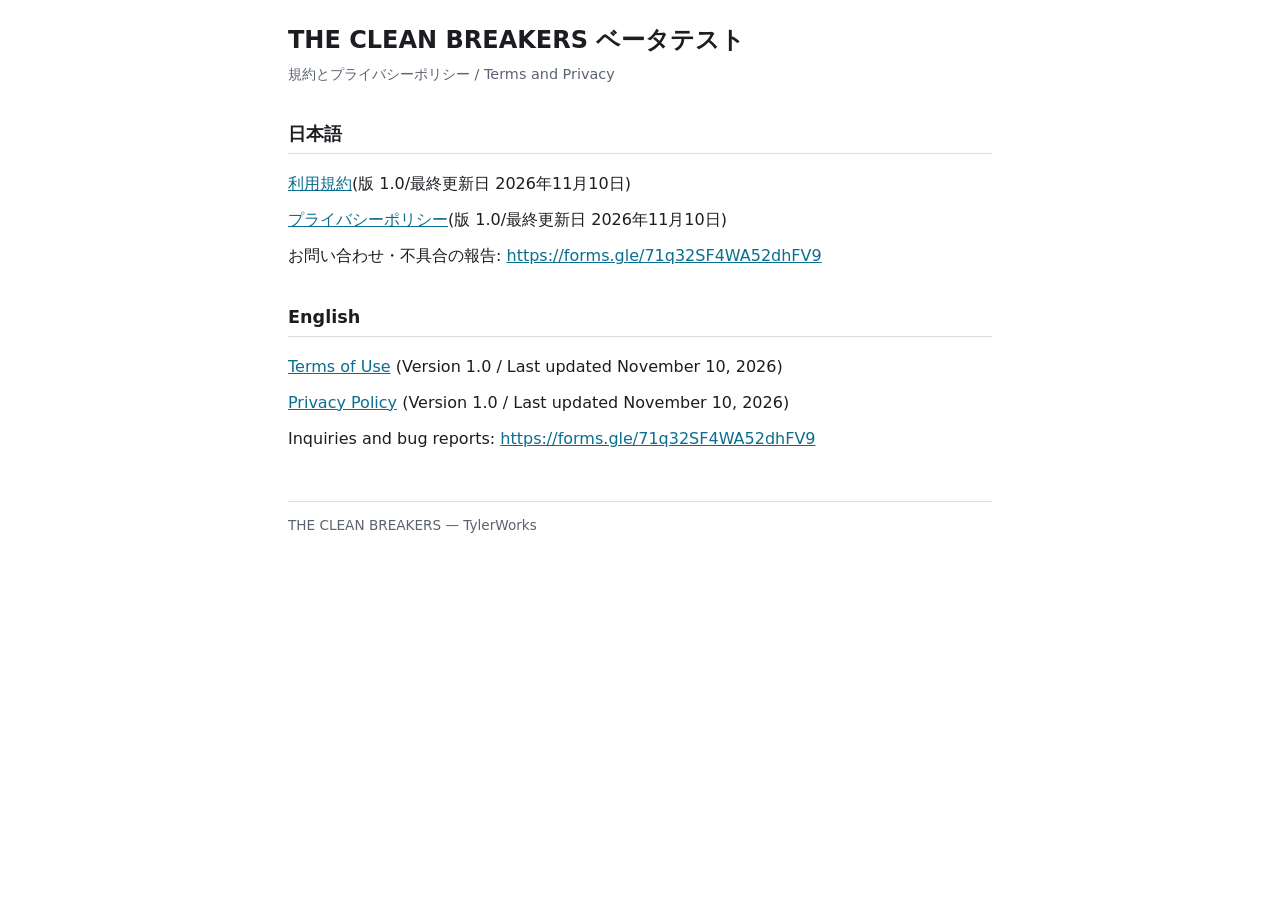
<file: index.html>
<!doctype html>
<html lang="ja">
<head>
<meta charset="utf-8">
<meta name="viewport" content="width=device-width, initial-scale=1">
<title>THE CLEAN BREAKERS ベータテスト 規約とプライバシー</title>
<link rel="stylesheet" href="style.css">
</head>
<body>
<main>
<h1>THE CLEAN BREAKERS ベータテスト</h1>
<p class="meta">規約とプライバシーポリシー / Terms and Privacy</p>

<h2>日本語</h2>
<ul class="doclist">
  <li><a href="terms_ja.html">利用規約</a>(版 1.0/最終更新日 2026年11月10日)</li>
  <li><a href="privacy_ja.html">プライバシーポリシー</a>(版 1.0/最終更新日 2026年11月10日)</li>
  <li>お問い合わせ・不具合の報告: <a href="https://forms.gle/71q32SF4WA52dhFV9">https://forms.gle/71q32SF4WA52dhFV9</a></li>
</ul>

<h2 lang="en">English</h2>
<ul class="doclist" lang="en">
  <li><a href="terms_en.html">Terms of Use</a> (Version 1.0 / Last updated November 10, 2026)</li>
  <li><a href="privacy_en.html">Privacy Policy</a> (Version 1.0 / Last updated November 10, 2026)</li>
  <li>Inquiries and bug reports: <a href="https://forms.gle/71q32SF4WA52dhFV9">https://forms.gle/71q32SF4WA52dhFV9</a></li>
</ul>

<footer>THE CLEAN BREAKERS — TylerWorks</footer>
</main>
</body>
</html>
</file>
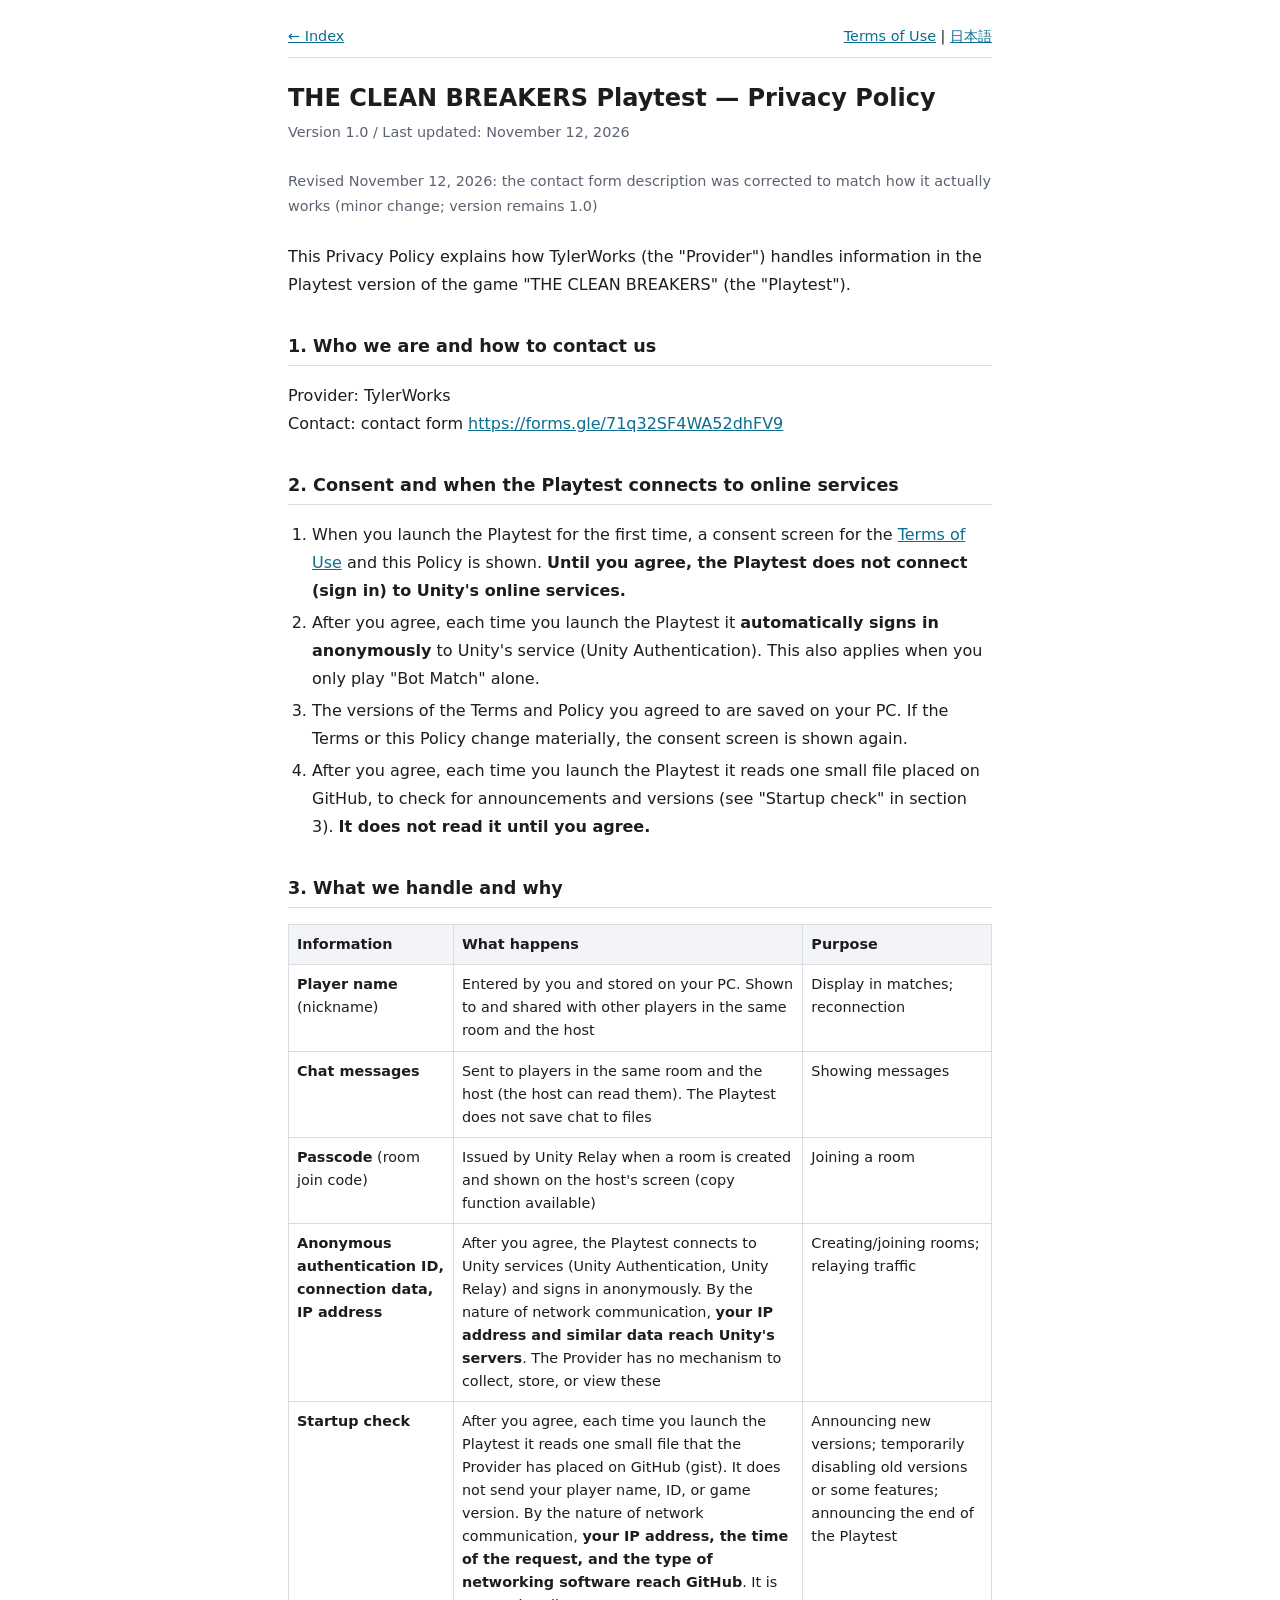
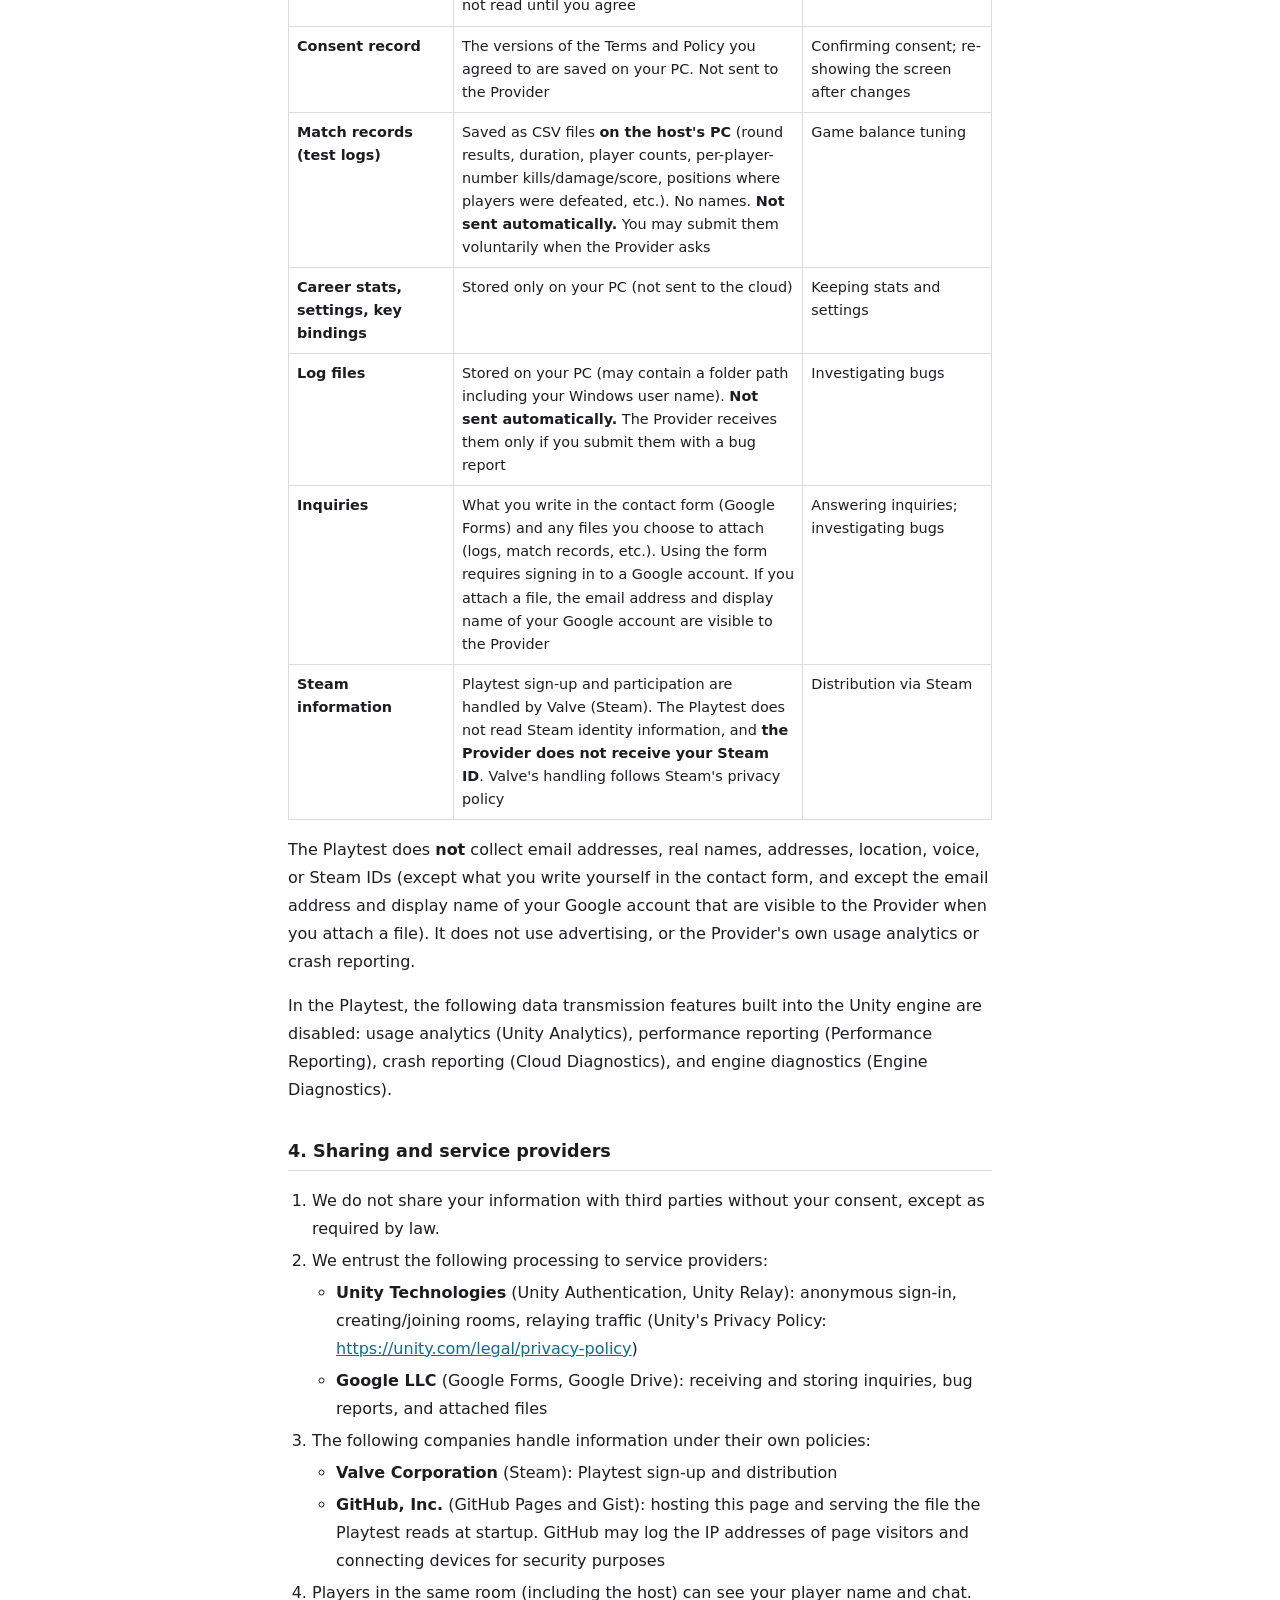
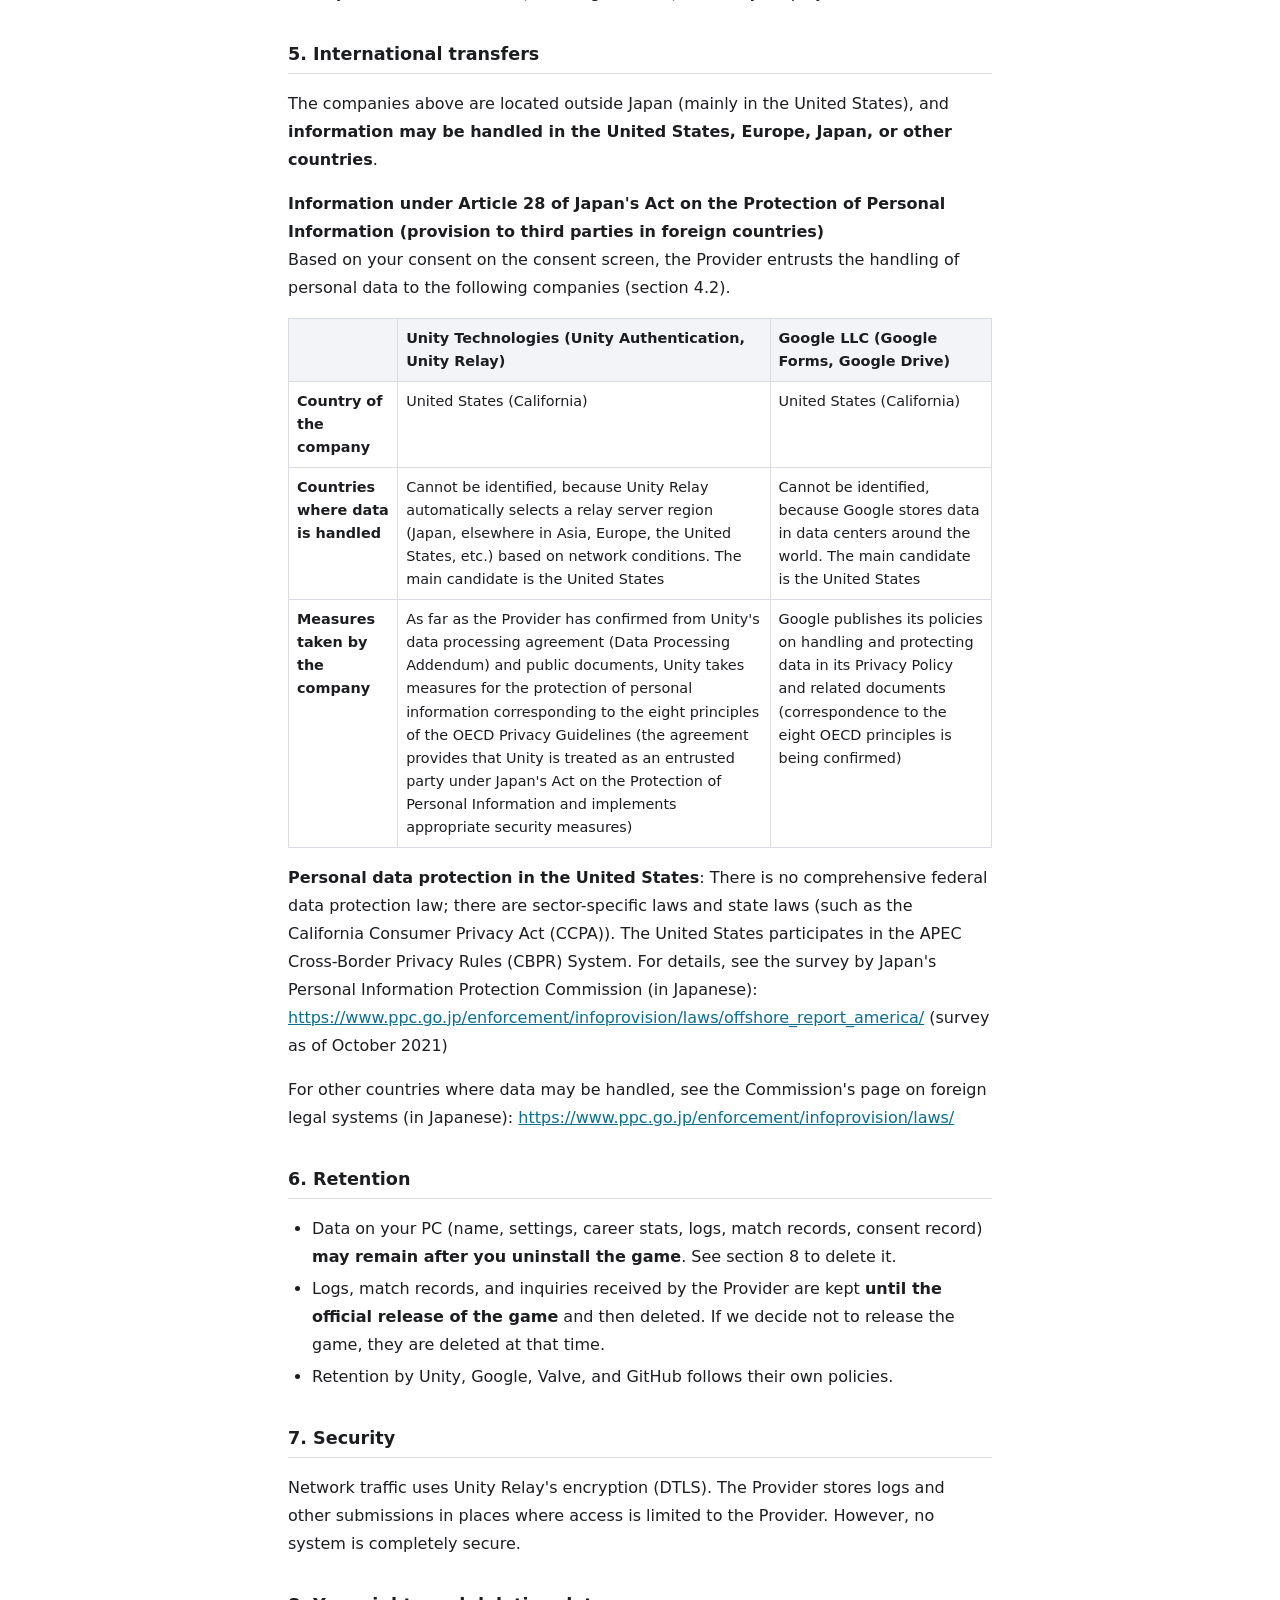
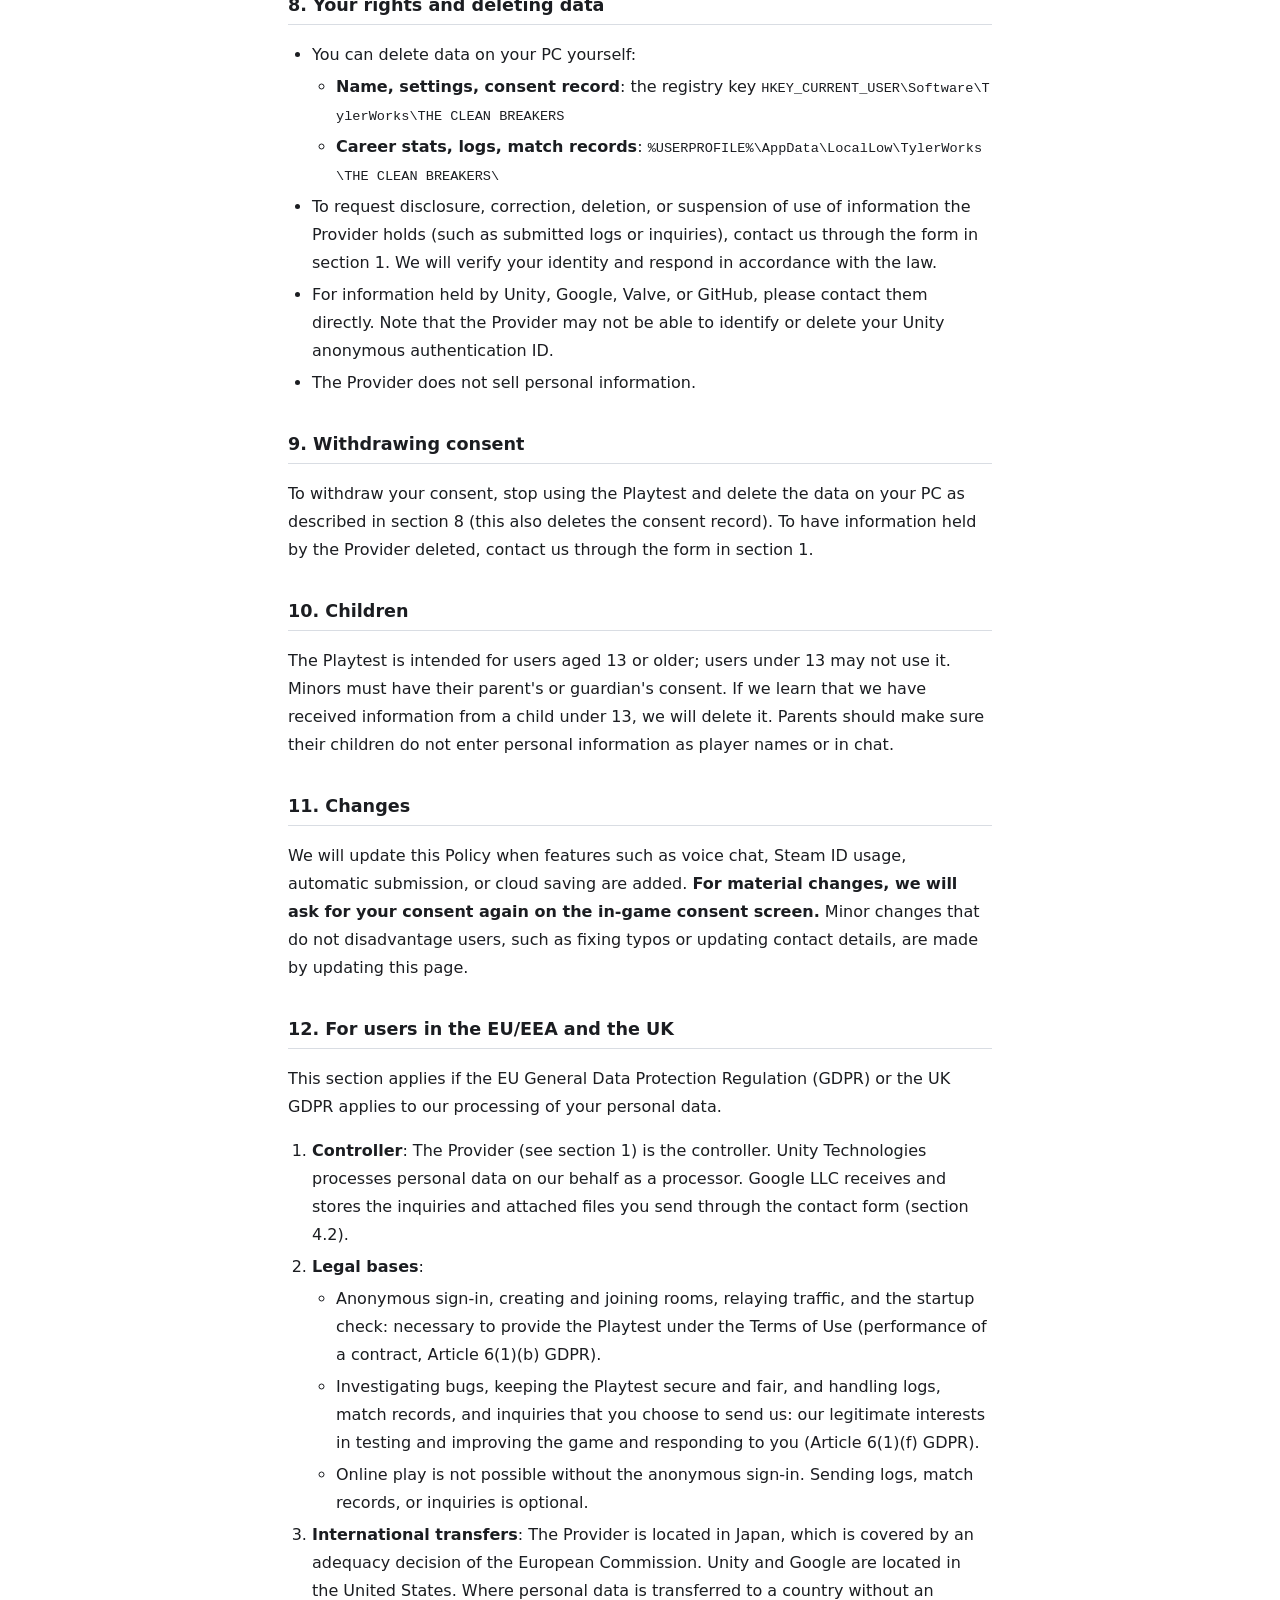
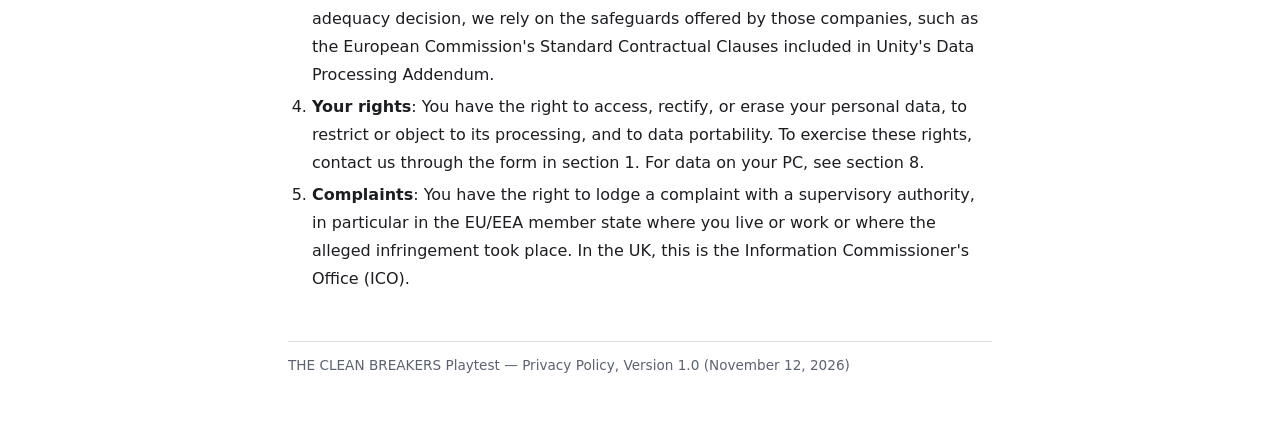
<file: privacy_en.html>
<!doctype html>
<html lang="en">
<head>
<meta charset="utf-8">
<meta name="viewport" content="width=device-width, initial-scale=1">
<title>Privacy Policy | THE CLEAN BREAKERS Playtest</title>
<link rel="stylesheet" href="style.css">
</head>
<body>
<main>
<nav class="lang">
  <a href="index.html">← Index</a>
  <span><a href="terms_en.html">Terms of Use</a> | <a href="privacy_ja.html" lang="ja" hreflang="ja">日本語</a></span>
</nav>

<h1>THE CLEAN BREAKERS Playtest — Privacy Policy</h1>
<p class="meta">Version 1.0 / Last updated: November 12, 2026</p>
<p class="meta">Revised November 12, 2026: the contact form description was corrected to match how it actually works (minor change; version remains 1.0)</p>

<p>This Privacy Policy explains how TylerWorks (the "Provider") handles information in the Playtest version of the game "THE CLEAN BREAKERS" (the "Playtest").</p>

<h2>1. Who we are and how to contact us</h2>
<p>Provider: TylerWorks<br>
Contact: contact form <a href="https://forms.gle/71q32SF4WA52dhFV9">https://forms.gle/71q32SF4WA52dhFV9</a></p>

<h2>2. Consent and when the Playtest connects to online services</h2>
<ol>
  <li>When you launch the Playtest for the first time, a consent screen for the <a href="terms_en.html">Terms of Use</a> and this Policy is shown. <strong>Until you agree, the Playtest does not connect (sign in) to Unity's online services.</strong></li>
  <li>After you agree, each time you launch the Playtest it <strong>automatically signs in anonymously</strong> to Unity's service (Unity Authentication). This also applies when you only play "Bot Match" alone.</li>
  <li>The versions of the Terms and Policy you agreed to are saved on your PC. If the Terms or this Policy change materially, the consent screen is shown again.</li>
  <li>After you agree, each time you launch the Playtest it reads one small file placed on GitHub, to check for announcements and versions (see "Startup check" in section 3). <strong>It does not read it until you agree.</strong></li>
</ol>

<h2>3. What we handle and why</h2>
<div class="table-wrap">
<table>
  <thead><tr><th>Information</th><th>What happens</th><th>Purpose</th></tr></thead>
  <tbody>
    <tr><td><strong>Player name</strong> (nickname)</td><td>Entered by you and stored on your PC. Shown to and shared with other players in the same room and the host</td><td>Display in matches; reconnection</td></tr>
    <tr><td><strong>Chat messages</strong></td><td>Sent to players in the same room and the host (the host can read them). The Playtest does not save chat to files</td><td>Showing messages</td></tr>
    <tr><td><strong>Passcode</strong> (room join code)</td><td>Issued by Unity Relay when a room is created and shown on the host's screen (copy function available)</td><td>Joining a room</td></tr>
    <tr><td><strong>Anonymous authentication ID, connection data, IP address</strong></td><td>After you agree, the Playtest connects to Unity services (Unity Authentication, Unity Relay) and signs in anonymously. By the nature of network communication, <strong>your IP address and similar data reach Unity's servers</strong>. The Provider has no mechanism to collect, store, or view these</td><td>Creating/joining rooms; relaying traffic</td></tr>
    <tr><td><strong>Startup check</strong></td><td>After you agree, each time you launch the Playtest it reads one small file that the Provider has placed on GitHub (gist). It does not send your player name, ID, or game version. By the nature of network communication, <strong>your IP address, the time of the request, and the type of networking software reach GitHub</strong>. It is not read until you agree</td><td>Announcing new versions; temporarily disabling old versions or some features; announcing the end of the Playtest</td></tr>
    <tr><td><strong>Consent record</strong></td><td>The versions of the Terms and Policy you agreed to are saved on your PC. Not sent to the Provider</td><td>Confirming consent; re-showing the screen after changes</td></tr>
    <tr><td><strong>Match records (test logs)</strong></td><td>Saved as CSV files <strong>on the host's PC</strong> (round results, duration, player counts, per-player-number kills/damage/score, positions where players were defeated, etc.). No names. <strong>Not sent automatically.</strong> You may submit them voluntarily when the Provider asks</td><td>Game balance tuning</td></tr>
    <tr><td><strong>Career stats, settings, key bindings</strong></td><td>Stored only on your PC (not sent to the cloud)</td><td>Keeping stats and settings</td></tr>
    <tr><td><strong>Log files</strong></td><td>Stored on your PC (may contain a folder path including your Windows user name). <strong>Not sent automatically.</strong> The Provider receives them only if you submit them with a bug report</td><td>Investigating bugs</td></tr>
    <tr><td><strong>Inquiries</strong></td><td>What you write in the contact form (Google Forms) and any files you choose to attach (logs, match records, etc.). Using the form requires signing in to a Google account. If you attach a file, the email address and display name of your Google account are visible to the Provider</td><td>Answering inquiries; investigating bugs</td></tr>
    <tr><td><strong>Steam information</strong></td><td>Playtest sign-up and participation are handled by Valve (Steam). The Playtest does not read Steam identity information, and <strong>the Provider does not receive your Steam ID</strong>. Valve's handling follows Steam's privacy policy</td><td>Distribution via Steam</td></tr>
  </tbody>
</table>
</div>
<p>The Playtest does <strong>not</strong> collect email addresses, real names, addresses, location, voice, or Steam IDs (except what you write yourself in the contact form, and except the email address and display name of your Google account that are visible to the Provider when you attach a file). It does not use advertising, or the Provider's own usage analytics or crash reporting.</p>
<p>In the Playtest, the following data transmission features built into the Unity engine are disabled: usage analytics (Unity Analytics), performance reporting (Performance Reporting), crash reporting (Cloud Diagnostics), and engine diagnostics (Engine Diagnostics).</p>

<h2>4. Sharing and service providers</h2>
<ol>
  <li>We do not share your information with third parties without your consent, except as required by law.</li>
  <li>We entrust the following processing to service providers:
    <ul>
      <li><strong>Unity Technologies</strong> (Unity Authentication, Unity Relay): anonymous sign-in, creating/joining rooms, relaying traffic (Unity's Privacy Policy: <a href="https://unity.com/legal/privacy-policy">https://unity.com/legal/privacy-policy</a>)</li>
      <li><strong>Google LLC</strong> (Google Forms, Google Drive): receiving and storing inquiries, bug reports, and attached files</li>
    </ul>
  </li>
  <li>The following companies handle information under their own policies:
    <ul>
      <li><strong>Valve Corporation</strong> (Steam): Playtest sign-up and distribution</li>
      <li><strong>GitHub, Inc.</strong> (GitHub Pages and Gist): hosting this page and serving the file the Playtest reads at startup. GitHub may log the IP addresses of page visitors and connecting devices for security purposes</li>
    </ul>
  </li>
  <li>Players in the same room (including the host) can see your player name and chat.</li>
</ol>

<h2>5. International transfers</h2>
<p>The companies above are located outside Japan (mainly in the United States), and <strong>information may be handled in the United States, Europe, Japan, or other countries</strong>.</p>
<p><strong>Information under Article 28 of Japan's Act on the Protection of Personal Information (provision to third parties in foreign countries)</strong><br>
Based on your consent on the consent screen, the Provider entrusts the handling of personal data to the following companies (section 4.2).</p>
<div class="table-wrap">
<table>
  <thead><tr><th></th><th>Unity Technologies (Unity Authentication, Unity Relay)</th><th>Google LLC (Google Forms, Google Drive)</th></tr></thead>
  <tbody>
    <tr><td><strong>Country of the company</strong></td><td>United States (California)</td><td>United States (California)</td></tr>
    <tr><td><strong>Countries where data is handled</strong></td><td>Cannot be identified, because Unity Relay automatically selects a relay server region (Japan, elsewhere in Asia, Europe, the United States, etc.) based on network conditions. The main candidate is the United States</td><td>Cannot be identified, because Google stores data in data centers around the world. The main candidate is the United States</td></tr>
    <tr><td><strong>Measures taken by the company</strong></td><td>As far as the Provider has confirmed from Unity's data processing agreement (Data Processing Addendum) and public documents, Unity takes measures for the protection of personal information corresponding to the eight principles of the OECD Privacy Guidelines (the agreement provides that Unity is treated as an entrusted party under Japan's Act on the Protection of Personal Information and implements appropriate security measures)</td><td>Google publishes its policies on handling and protecting data in its Privacy Policy and related documents (correspondence to the eight OECD principles is being confirmed)</td></tr>
  </tbody>
</table>
</div>
<p><strong>Personal data protection in the United States</strong>: There is no comprehensive federal data protection law; there are sector-specific laws and state laws (such as the California Consumer Privacy Act (CCPA)). The United States participates in the APEC Cross-Border Privacy Rules (CBPR) System. For details, see the survey by Japan's Personal Information Protection Commission (in Japanese): <a href="https://www.ppc.go.jp/enforcement/infoprovision/laws/offshore_report_america/">https://www.ppc.go.jp/enforcement/infoprovision/laws/offshore_report_america/</a> (survey as of October 2021)</p>
<p>For other countries where data may be handled, see the Commission's page on foreign legal systems (in Japanese): <a href="https://www.ppc.go.jp/enforcement/infoprovision/laws/">https://www.ppc.go.jp/enforcement/infoprovision/laws/</a></p>

<h2>6. Retention</h2>
<ul>
  <li>Data on your PC (name, settings, career stats, logs, match records, consent record) <strong>may remain after you uninstall the game</strong>. See section 8 to delete it.</li>
  <li>Logs, match records, and inquiries received by the Provider are kept <strong>until the official release of the game</strong> and then deleted. If we decide not to release the game, they are deleted at that time.</li>
  <li>Retention by Unity, Google, Valve, and GitHub follows their own policies.</li>
</ul>

<h2>7. Security</h2>
<p>Network traffic uses Unity Relay's encryption (DTLS). The Provider stores logs and other submissions in places where access is limited to the Provider. However, no system is completely secure.</p>

<h2>8. Your rights and deleting data</h2>
<ul>
  <li>You can delete data on your PC yourself:
    <ul>
      <li><strong>Name, settings, consent record</strong>: the registry key <code>HKEY_CURRENT_USER\Software\TylerWorks\THE CLEAN BREAKERS</code></li>
      <li><strong>Career stats, logs, match records</strong>: <code>%USERPROFILE%\AppData\LocalLow\TylerWorks\THE CLEAN BREAKERS\</code></li>
    </ul>
  </li>
  <li>To request disclosure, correction, deletion, or suspension of use of information the Provider holds (such as submitted logs or inquiries), contact us through the form in section 1. We will verify your identity and respond in accordance with the law.</li>
  <li>For information held by Unity, Google, Valve, or GitHub, please contact them directly. Note that the Provider may not be able to identify or delete your Unity anonymous authentication ID.</li>
  <li>The Provider does not sell personal information.</li>
</ul>

<h2>9. Withdrawing consent</h2>
<p>To withdraw your consent, stop using the Playtest and delete the data on your PC as described in section 8 (this also deletes the consent record). To have information held by the Provider deleted, contact us through the form in section 1.</p>

<h2>10. Children</h2>
<p>The Playtest is intended for users aged 13 or older; users under 13 may not use it. Minors must have their parent's or guardian's consent. If we learn that we have received information from a child under 13, we will delete it. Parents should make sure their children do not enter personal information as player names or in chat.</p>

<h2>11. Changes</h2>
<p>We will update this Policy when features such as voice chat, Steam ID usage, automatic submission, or cloud saving are added. <strong>For material changes, we will ask for your consent again on the in-game consent screen.</strong> Minor changes that do not disadvantage users, such as fixing typos or updating contact details, are made by updating this page.</p>

<h2>12. For users in the EU/EEA and the UK</h2>
<p>This section applies if the EU General Data Protection Regulation (GDPR) or the UK GDPR applies to our processing of your personal data.</p>
<ol>
  <li><strong>Controller</strong>: The Provider (see section 1) is the controller. Unity Technologies processes personal data on our behalf as a processor. Google LLC receives and stores the inquiries and attached files you send through the contact form (section 4.2).</li>
  <li><strong>Legal bases</strong>:
    <ul>
      <li>Anonymous sign-in, creating and joining rooms, relaying traffic, and the startup check: necessary to provide the Playtest under the Terms of Use (performance of a contract, Article 6(1)(b) GDPR).</li>
      <li>Investigating bugs, keeping the Playtest secure and fair, and handling logs, match records, and inquiries that you choose to send us: our legitimate interests in testing and improving the game and responding to you (Article 6(1)(f) GDPR).</li>
      <li>Online play is not possible without the anonymous sign-in. Sending logs, match records, or inquiries is optional.</li>
    </ul>
  </li>
  <li><strong>International transfers</strong>: The Provider is located in Japan, which is covered by an adequacy decision of the European Commission. Unity and Google are located in the United States. Where personal data is transferred to a country without an adequacy decision, we rely on the safeguards offered by those companies, such as the European Commission's Standard Contractual Clauses included in Unity's Data Processing Addendum.</li>
  <li><strong>Your rights</strong>: You have the right to access, rectify, or erase your personal data, to restrict or object to its processing, and to data portability. To exercise these rights, contact us through the form in section 1. For data on your PC, see section 8.</li>
  <li><strong>Complaints</strong>: You have the right to lodge a complaint with a supervisory authority, in particular in the EU/EEA member state where you live or work or where the alleged infringement took place. In the UK, this is the Information Commissioner's Office (ICO).</li>
</ol>

<footer>THE CLEAN BREAKERS Playtest — Privacy Policy, Version 1.0 (November 12, 2026)</footer>
</main>
</body>
</html>
</file>
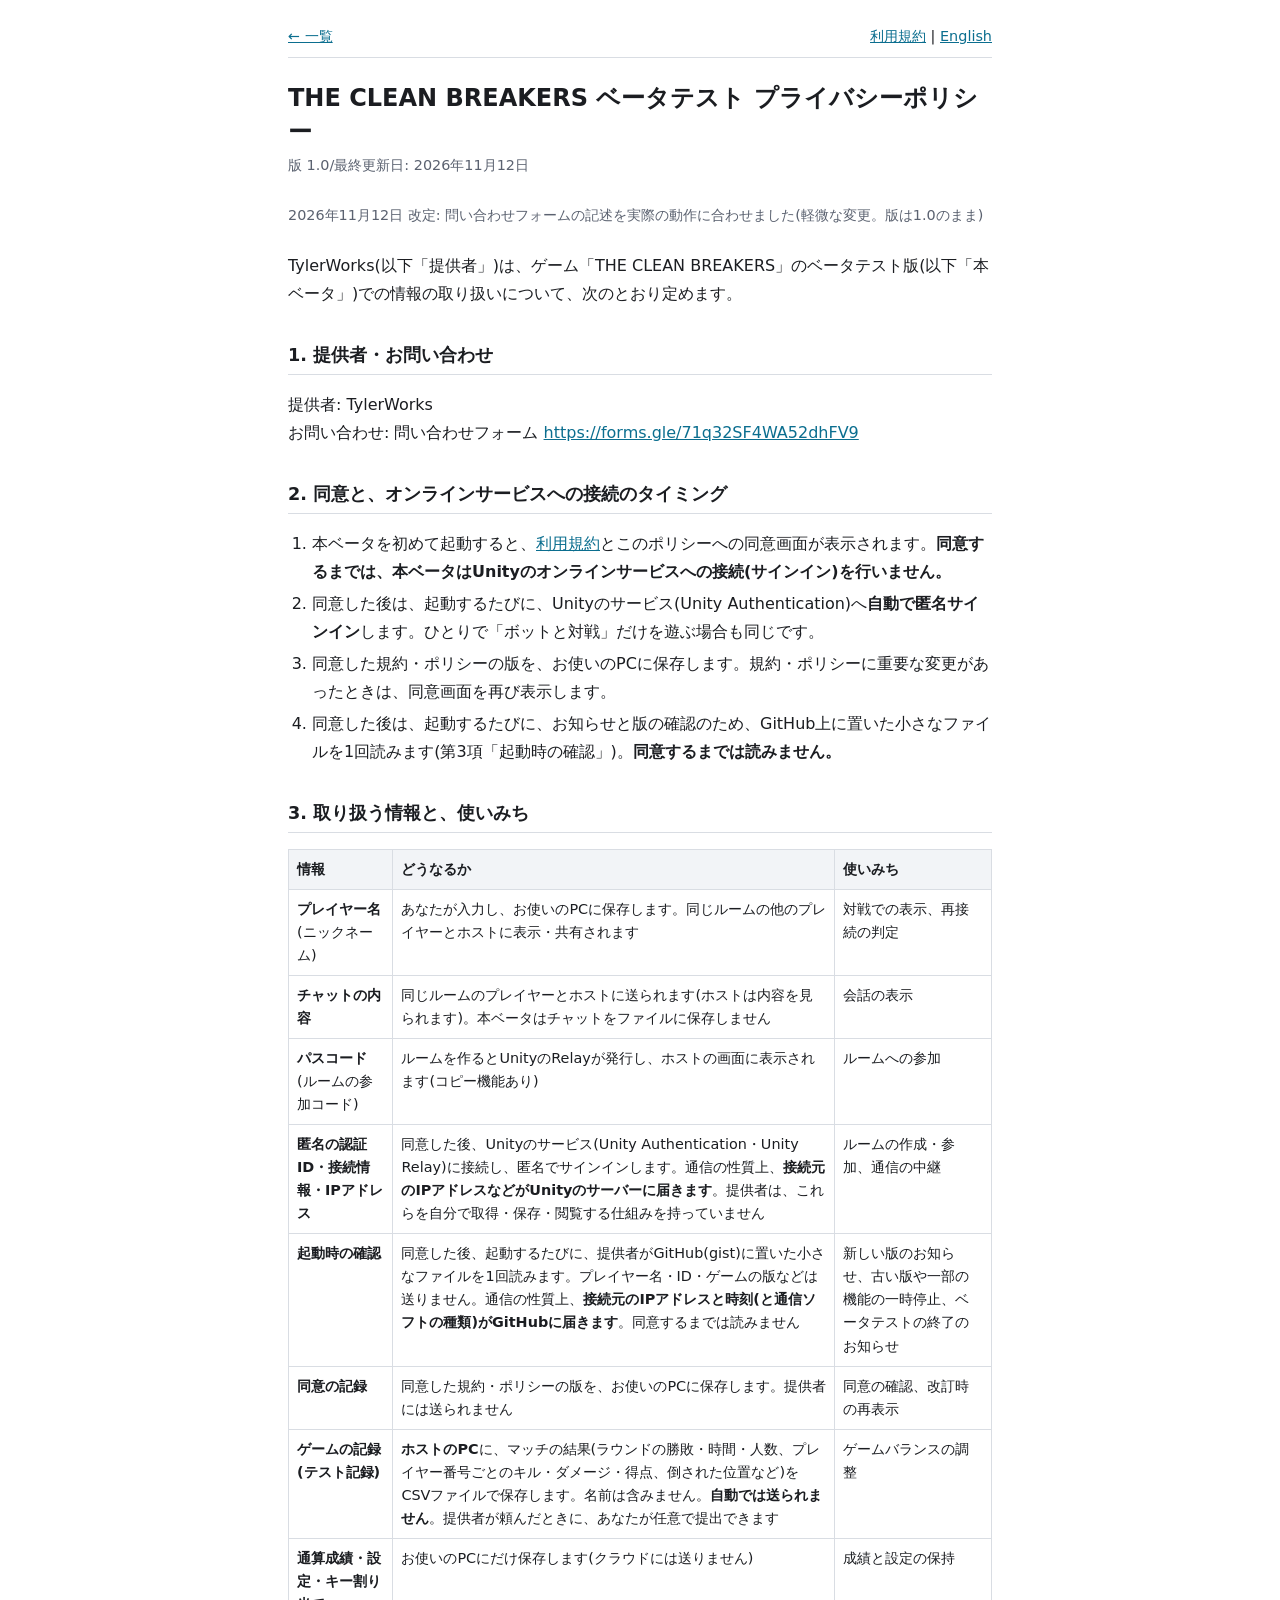
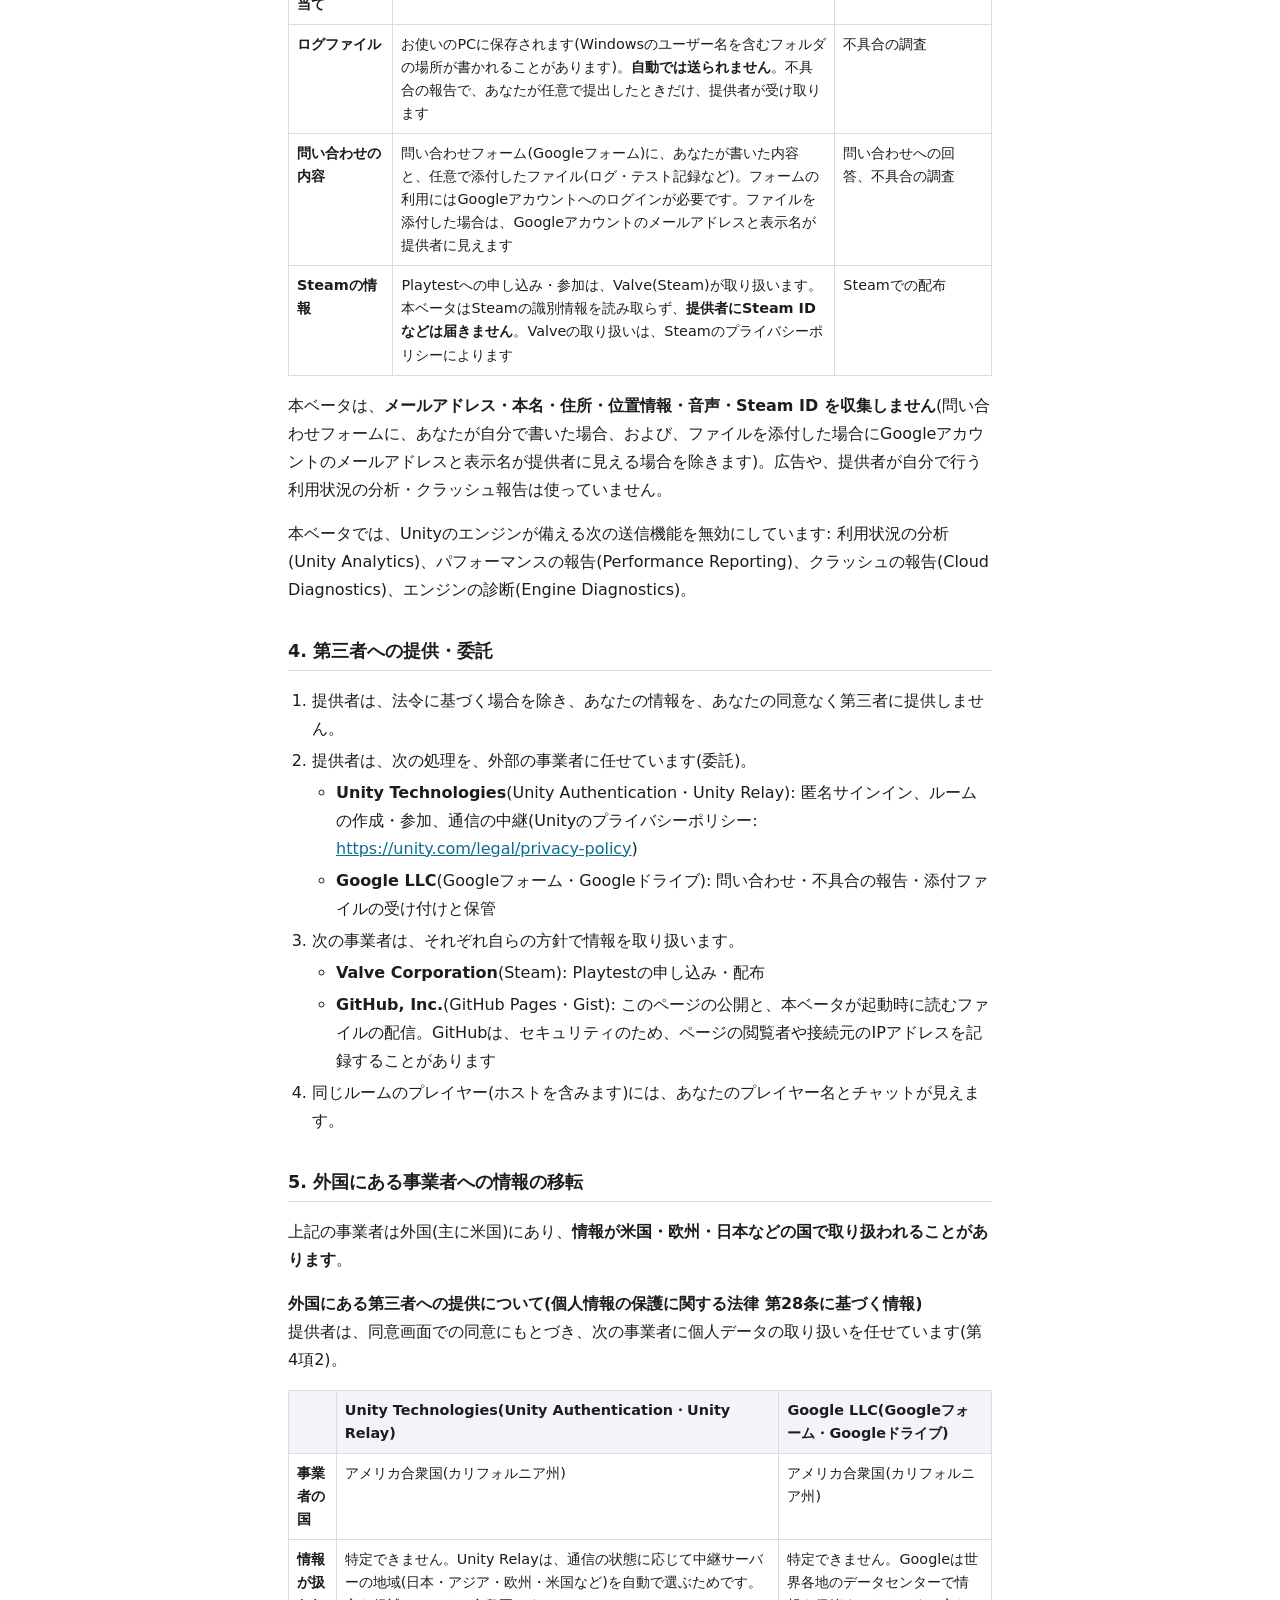
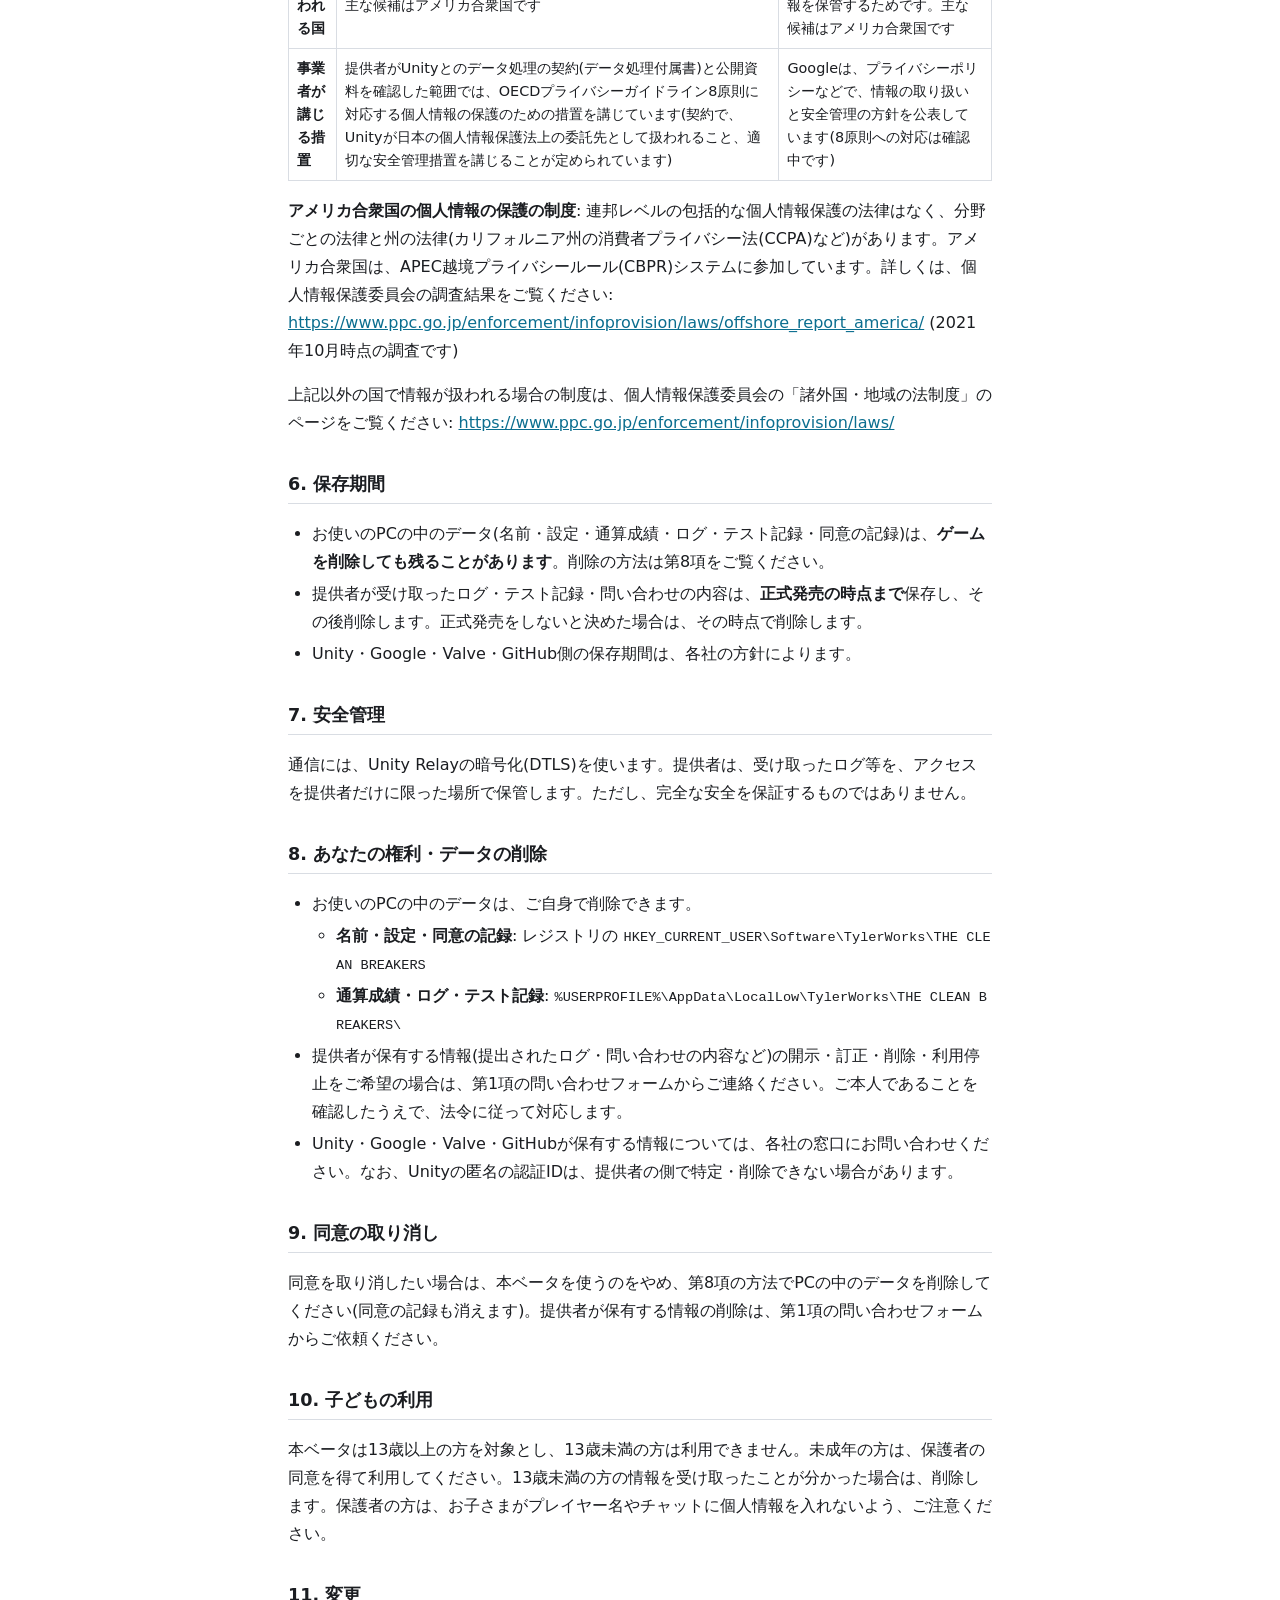
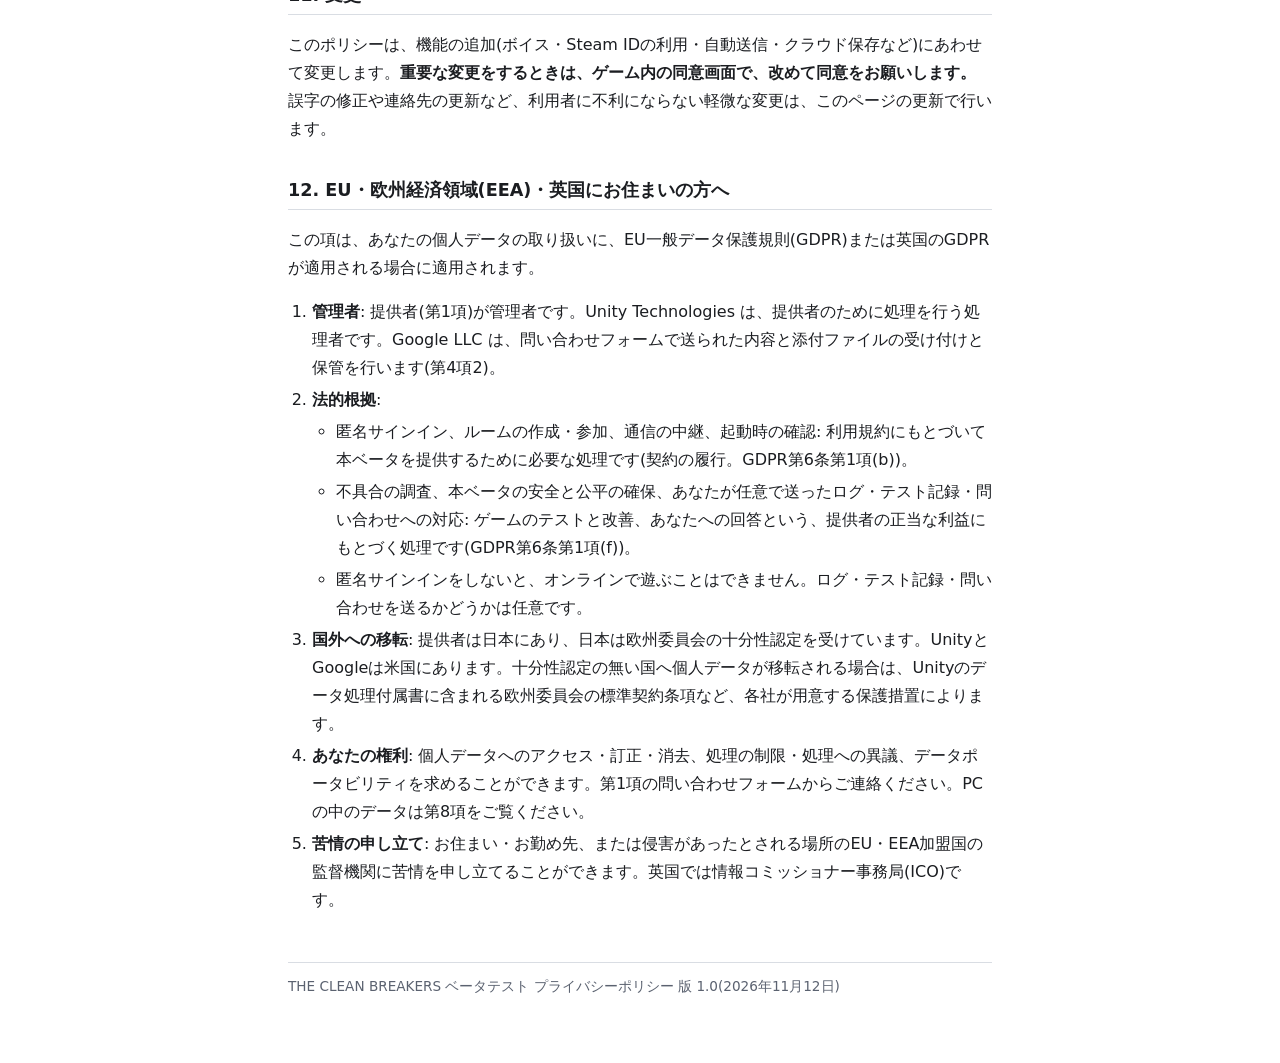
<file: privacy_ja.html>
<!doctype html>
<html lang="ja">
<head>
<meta charset="utf-8">
<meta name="viewport" content="width=device-width, initial-scale=1">
<title>プライバシーポリシー | THE CLEAN BREAKERS ベータテスト</title>
<link rel="stylesheet" href="style.css">
</head>
<body>
<main>
<nav class="lang">
  <a href="index.html">← 一覧</a>
  <span><a href="terms_ja.html">利用規約</a> | <a href="privacy_en.html" lang="en" hreflang="en">English</a></span>
</nav>

<h1>THE CLEAN BREAKERS ベータテスト プライバシーポリシー</h1>
<p class="meta">版 1.0/最終更新日: 2026年11月12日</p>
<p class="meta">2026年11月12日 改定: 問い合わせフォームの記述を実際の動作に合わせました(軽微な変更。版は1.0のまま)</p>

<p>TylerWorks(以下「提供者」)は、ゲーム「THE CLEAN BREAKERS」のベータテスト版(以下「本ベータ」)での情報の取り扱いについて、次のとおり定めます。</p>

<h2>1. 提供者・お問い合わせ</h2>
<p>提供者: TylerWorks<br>
お問い合わせ: 問い合わせフォーム <a href="https://forms.gle/71q32SF4WA52dhFV9">https://forms.gle/71q32SF4WA52dhFV9</a></p>

<h2>2. 同意と、オンラインサービスへの接続のタイミング</h2>
<ol>
  <li>本ベータを初めて起動すると、<a href="terms_ja.html">利用規約</a>とこのポリシーへの同意画面が表示されます。<strong>同意するまでは、本ベータはUnityのオンラインサービスへの接続(サインイン)を行いません。</strong></li>
  <li>同意した後は、起動するたびに、Unityのサービス(Unity Authentication)へ<strong>自動で匿名サインイン</strong>します。ひとりで「ボットと対戦」だけを遊ぶ場合も同じです。</li>
  <li>同意した規約・ポリシーの版を、お使いのPCに保存します。規約・ポリシーに重要な変更があったときは、同意画面を再び表示します。</li>
  <li>同意した後は、起動するたびに、お知らせと版の確認のため、GitHub上に置いた小さなファイルを1回読みます(第3項「起動時の確認」)。<strong>同意するまでは読みません。</strong></li>
</ol>

<h2>3. 取り扱う情報と、使いみち</h2>
<div class="table-wrap">
<table>
  <thead><tr><th>情報</th><th>どうなるか</th><th>使いみち</th></tr></thead>
  <tbody>
    <tr><td><strong>プレイヤー名</strong>(ニックネーム)</td><td>あなたが入力し、お使いのPCに保存します。同じルームの他のプレイヤーとホストに表示・共有されます</td><td>対戦での表示、再接続の判定</td></tr>
    <tr><td><strong>チャットの内容</strong></td><td>同じルームのプレイヤーとホストに送られます(ホストは内容を見られます)。本ベータはチャットをファイルに保存しません</td><td>会話の表示</td></tr>
    <tr><td><strong>パスコード</strong>(ルームの参加コード)</td><td>ルームを作るとUnityのRelayが発行し、ホストの画面に表示されます(コピー機能あり)</td><td>ルームへの参加</td></tr>
    <tr><td><strong>匿名の認証ID・接続情報・IPアドレス</strong></td><td>同意した後、Unityのサービス(Unity Authentication・Unity Relay)に接続し、匿名でサインインします。通信の性質上、<strong>接続元のIPアドレスなどがUnityのサーバーに届きます</strong>。提供者は、これらを自分で取得・保存・閲覧する仕組みを持っていません</td><td>ルームの作成・参加、通信の中継</td></tr>
    <tr><td><strong>起動時の確認</strong></td><td>同意した後、起動するたびに、提供者がGitHub(gist)に置いた小さなファイルを1回読みます。プレイヤー名・ID・ゲームの版などは送りません。通信の性質上、<strong>接続元のIPアドレスと時刻(と通信ソフトの種類)がGitHubに届きます</strong>。同意するまでは読みません</td><td>新しい版のお知らせ、古い版や一部の機能の一時停止、ベータテストの終了のお知らせ</td></tr>
    <tr><td><strong>同意の記録</strong></td><td>同意した規約・ポリシーの版を、お使いのPCに保存します。提供者には送られません</td><td>同意の確認、改訂時の再表示</td></tr>
    <tr><td><strong>ゲームの記録(テスト記録)</strong></td><td><strong>ホストのPC</strong>に、マッチの結果(ラウンドの勝敗・時間・人数、プレイヤー番号ごとのキル・ダメージ・得点、倒された位置など)をCSVファイルで保存します。名前は含みません。<strong>自動では送られません</strong>。提供者が頼んだときに、あなたが任意で提出できます</td><td>ゲームバランスの調整</td></tr>
    <tr><td><strong>通算成績・設定・キー割り当て</strong></td><td>お使いのPCにだけ保存します(クラウドには送りません)</td><td>成績と設定の保持</td></tr>
    <tr><td><strong>ログファイル</strong></td><td>お使いのPCに保存されます(Windowsのユーザー名を含むフォルダの場所が書かれることがあります)。<strong>自動では送られません</strong>。不具合の報告で、あなたが任意で提出したときだけ、提供者が受け取ります</td><td>不具合の調査</td></tr>
    <tr><td><strong>問い合わせの内容</strong></td><td>問い合わせフォーム(Googleフォーム)に、あなたが書いた内容と、任意で添付したファイル(ログ・テスト記録など)。フォームの利用にはGoogleアカウントへのログインが必要です。ファイルを添付した場合は、Googleアカウントのメールアドレスと表示名が提供者に見えます</td><td>問い合わせへの回答、不具合の調査</td></tr>
    <tr><td><strong>Steamの情報</strong></td><td>Playtestへの申し込み・参加は、Valve(Steam)が取り扱います。本ベータはSteamの識別情報を読み取らず、<strong>提供者にSteam IDなどは届きません</strong>。Valveの取り扱いは、Steamのプライバシーポリシーによります</td><td>Steamでの配布</td></tr>
  </tbody>
</table>
</div>
<p>本ベータは、<strong>メールアドレス・本名・住所・位置情報・音声・Steam ID を収集しません</strong>(問い合わせフォームに、あなたが自分で書いた場合、および、ファイルを添付した場合にGoogleアカウントのメールアドレスと表示名が提供者に見える場合を除きます)。広告や、提供者が自分で行う利用状況の分析・クラッシュ報告は使っていません。</p>
<p>本ベータでは、Unityのエンジンが備える次の送信機能を無効にしています: 利用状況の分析(Unity Analytics)、パフォーマンスの報告(Performance Reporting)、クラッシュの報告(Cloud Diagnostics)、エンジンの診断(Engine Diagnostics)。</p>

<h2>4. 第三者への提供・委託</h2>
<ol>
  <li>提供者は、法令に基づく場合を除き、あなたの情報を、あなたの同意なく第三者に提供しません。</li>
  <li>提供者は、次の処理を、外部の事業者に任せています(委託)。
    <ul>
      <li><strong>Unity Technologies</strong>(Unity Authentication・Unity Relay): 匿名サインイン、ルームの作成・参加、通信の中継(Unityのプライバシーポリシー: <a href="https://unity.com/legal/privacy-policy">https://unity.com/legal/privacy-policy</a>)</li>
      <li><strong>Google LLC</strong>(Googleフォーム・Googleドライブ): 問い合わせ・不具合の報告・添付ファイルの受け付けと保管</li>
    </ul>
  </li>
  <li>次の事業者は、それぞれ自らの方針で情報を取り扱います。
    <ul>
      <li><strong>Valve Corporation</strong>(Steam): Playtestの申し込み・配布</li>
      <li><strong>GitHub, Inc.</strong>(GitHub Pages・Gist): このページの公開と、本ベータが起動時に読むファイルの配信。GitHubは、セキュリティのため、ページの閲覧者や接続元のIPアドレスを記録することがあります</li>
    </ul>
  </li>
  <li>同じルームのプレイヤー(ホストを含みます)には、あなたのプレイヤー名とチャットが見えます。</li>
</ol>

<h2>5. 外国にある事業者への情報の移転</h2>
<p>上記の事業者は外国(主に米国)にあり、<strong>情報が米国・欧州・日本などの国で取り扱われることがあります</strong>。</p>
<p><strong>外国にある第三者への提供について(個人情報の保護に関する法律 第28条に基づく情報)</strong><br>
提供者は、同意画面での同意にもとづき、次の事業者に個人データの取り扱いを任せています(第4項2)。</p>
<div class="table-wrap">
<table>
  <thead><tr><th></th><th>Unity Technologies(Unity Authentication・Unity Relay)</th><th>Google LLC(Googleフォーム・Googleドライブ)</th></tr></thead>
  <tbody>
    <tr><td><strong>事業者の国</strong></td><td>アメリカ合衆国(カリフォルニア州)</td><td>アメリカ合衆国(カリフォルニア州)</td></tr>
    <tr><td><strong>情報が扱われる国</strong></td><td>特定できません。Unity Relayは、通信の状態に応じて中継サーバーの地域(日本・アジア・欧州・米国など)を自動で選ぶためです。主な候補はアメリカ合衆国です</td><td>特定できません。Googleは世界各地のデータセンターで情報を保管するためです。主な候補はアメリカ合衆国です</td></tr>
    <tr><td><strong>事業者が講じる措置</strong></td><td>提供者がUnityとのデータ処理の契約(データ処理付属書)と公開資料を確認した範囲では、OECDプライバシーガイドライン8原則に対応する個人情報の保護のための措置を講じています(契約で、Unityが日本の個人情報保護法上の委託先として扱われること、適切な安全管理措置を講じることが定められています)</td><td>Googleは、プライバシーポリシーなどで、情報の取り扱いと安全管理の方針を公表しています(8原則への対応は確認中です)</td></tr>
  </tbody>
</table>
</div>
<p><strong>アメリカ合衆国の個人情報の保護の制度</strong>: 連邦レベルの包括的な個人情報保護の法律はなく、分野ごとの法律と州の法律(カリフォルニア州の消費者プライバシー法(CCPA)など)があります。アメリカ合衆国は、APEC越境プライバシールール(CBPR)システムに参加しています。詳しくは、個人情報保護委員会の調査結果をご覧ください: <a href="https://www.ppc.go.jp/enforcement/infoprovision/laws/offshore_report_america/">https://www.ppc.go.jp/enforcement/infoprovision/laws/offshore_report_america/</a> (2021年10月時点の調査です)</p>
<p>上記以外の国で情報が扱われる場合の制度は、個人情報保護委員会の「諸外国・地域の法制度」のページをご覧ください: <a href="https://www.ppc.go.jp/enforcement/infoprovision/laws/">https://www.ppc.go.jp/enforcement/infoprovision/laws/</a></p>

<h2>6. 保存期間</h2>
<ul>
  <li>お使いのPCの中のデータ(名前・設定・通算成績・ログ・テスト記録・同意の記録)は、<strong>ゲームを削除しても残ることがあります</strong>。削除の方法は第8項をご覧ください。</li>
  <li>提供者が受け取ったログ・テスト記録・問い合わせの内容は、<strong>正式発売の時点まで</strong>保存し、その後削除します。正式発売をしないと決めた場合は、その時点で削除します。</li>
  <li>Unity・Google・Valve・GitHub側の保存期間は、各社の方針によります。</li>
</ul>

<h2>7. 安全管理</h2>
<p>通信には、Unity Relayの暗号化(DTLS)を使います。提供者は、受け取ったログ等を、アクセスを提供者だけに限った場所で保管します。ただし、完全な安全を保証するものではありません。</p>

<h2>8. あなたの権利・データの削除</h2>
<ul>
  <li>お使いのPCの中のデータは、ご自身で削除できます。
    <ul>
      <li><strong>名前・設定・同意の記録</strong>: レジストリの <code>HKEY_CURRENT_USER\Software\TylerWorks\THE CLEAN BREAKERS</code></li>
      <li><strong>通算成績・ログ・テスト記録</strong>: <code>%USERPROFILE%\AppData\LocalLow\TylerWorks\THE CLEAN BREAKERS\</code></li>
    </ul>
  </li>
  <li>提供者が保有する情報(提出されたログ・問い合わせの内容など)の開示・訂正・削除・利用停止をご希望の場合は、第1項の問い合わせフォームからご連絡ください。ご本人であることを確認したうえで、法令に従って対応します。</li>
  <li>Unity・Google・Valve・GitHubが保有する情報については、各社の窓口にお問い合わせください。なお、Unityの匿名の認証IDは、提供者の側で特定・削除できない場合があります。</li>
</ul>

<h2>9. 同意の取り消し</h2>
<p>同意を取り消したい場合は、本ベータを使うのをやめ、第8項の方法でPCの中のデータを削除してください(同意の記録も消えます)。提供者が保有する情報の削除は、第1項の問い合わせフォームからご依頼ください。</p>

<h2>10. 子どもの利用</h2>
<p>本ベータは13歳以上の方を対象とし、13歳未満の方は利用できません。未成年の方は、保護者の同意を得て利用してください。13歳未満の方の情報を受け取ったことが分かった場合は、削除します。保護者の方は、お子さまがプレイヤー名やチャットに個人情報を入れないよう、ご注意ください。</p>

<h2>11. 変更</h2>
<p>このポリシーは、機能の追加(ボイス・Steam IDの利用・自動送信・クラウド保存など)にあわせて変更します。<strong>重要な変更をするときは、ゲーム内の同意画面で、改めて同意をお願いします。</strong> 誤字の修正や連絡先の更新など、利用者に不利にならない軽微な変更は、このページの更新で行います。</p>

<h2>12. EU・欧州経済領域(EEA)・英国にお住まいの方へ</h2>
<p>この項は、あなたの個人データの取り扱いに、EU一般データ保護規則(GDPR)または英国のGDPRが適用される場合に適用されます。</p>
<ol>
  <li><strong>管理者</strong>: 提供者(第1項)が管理者です。Unity Technologies は、提供者のために処理を行う処理者です。Google LLC は、問い合わせフォームで送られた内容と添付ファイルの受け付けと保管を行います(第4項2)。</li>
  <li><strong>法的根拠</strong>:
    <ul>
      <li>匿名サインイン、ルームの作成・参加、通信の中継、起動時の確認: 利用規約にもとづいて本ベータを提供するために必要な処理です(契約の履行。GDPR第6条第1項(b))。</li>
      <li>不具合の調査、本ベータの安全と公平の確保、あなたが任意で送ったログ・テスト記録・問い合わせへの対応: ゲームのテストと改善、あなたへの回答という、提供者の正当な利益にもとづく処理です(GDPR第6条第1項(f))。</li>
      <li>匿名サインインをしないと、オンラインで遊ぶことはできません。ログ・テスト記録・問い合わせを送るかどうかは任意です。</li>
    </ul>
  </li>
  <li><strong>国外への移転</strong>: 提供者は日本にあり、日本は欧州委員会の十分性認定を受けています。UnityとGoogleは米国にあります。十分性認定の無い国へ個人データが移転される場合は、Unityのデータ処理付属書に含まれる欧州委員会の標準契約条項など、各社が用意する保護措置によります。</li>
  <li><strong>あなたの権利</strong>: 個人データへのアクセス・訂正・消去、処理の制限・処理への異議、データポータビリティを求めることができます。第1項の問い合わせフォームからご連絡ください。PCの中のデータは第8項をご覧ください。</li>
  <li><strong>苦情の申し立て</strong>: お住まい・お勤め先、または侵害があったとされる場所のEU・EEA加盟国の監督機関に苦情を申し立てることができます。英国では情報コミッショナー事務局(ICO)です。</li>
</ol>

<footer>THE CLEAN BREAKERS ベータテスト プライバシーポリシー 版 1.0(2026年11月12日)</footer>
</main>
</body>
</html>
</file>
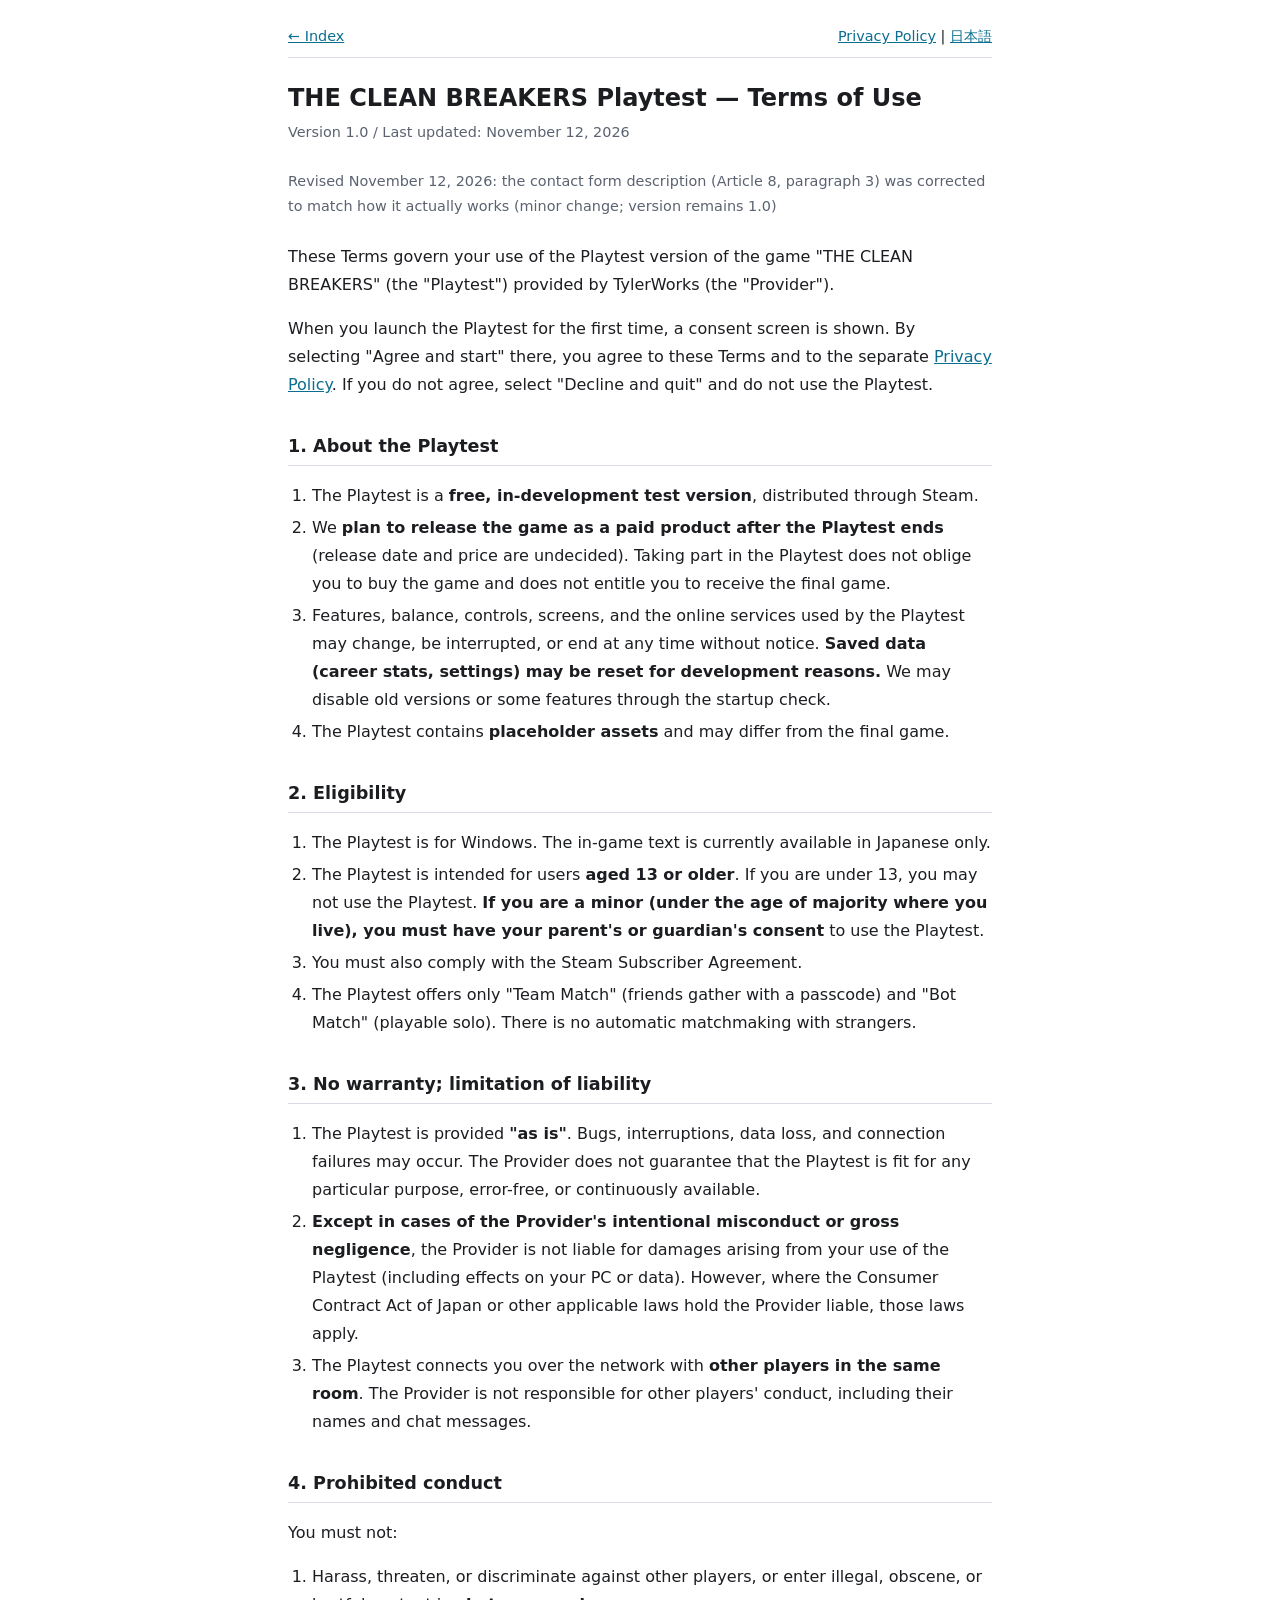
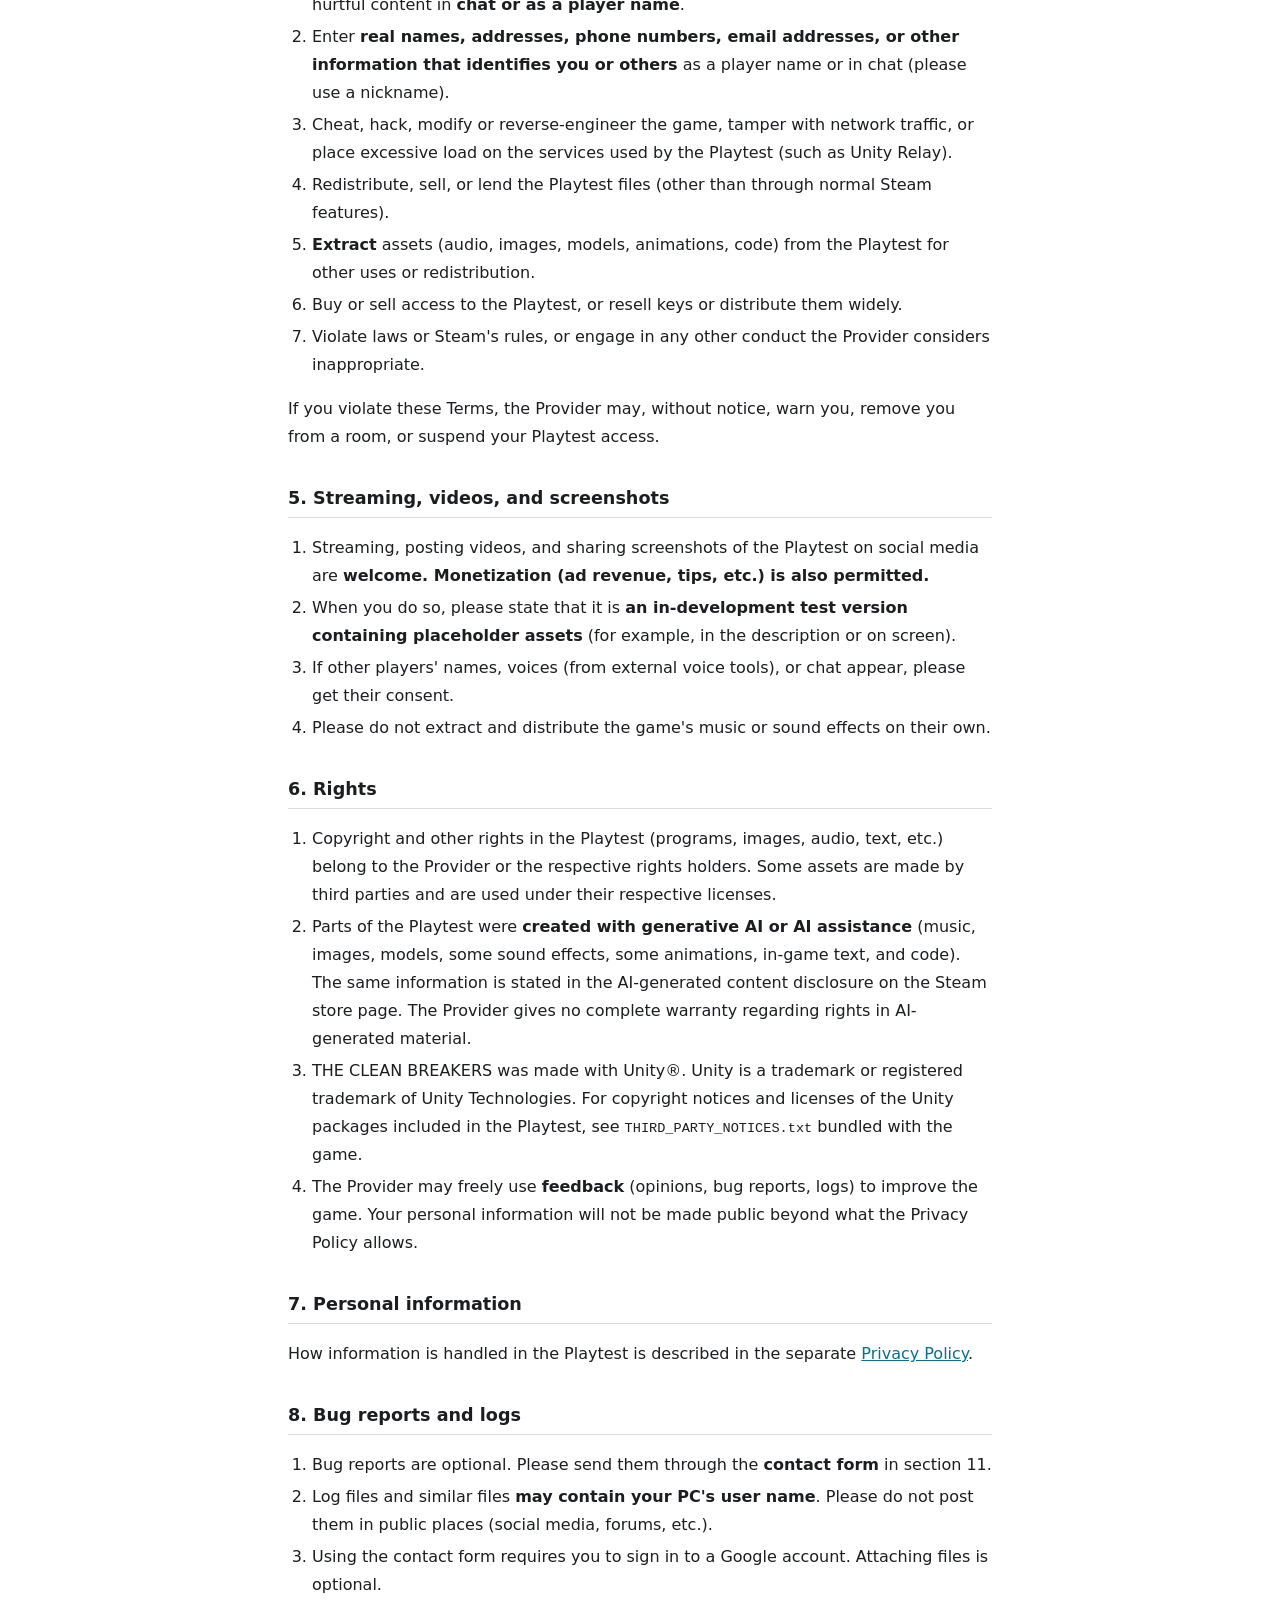
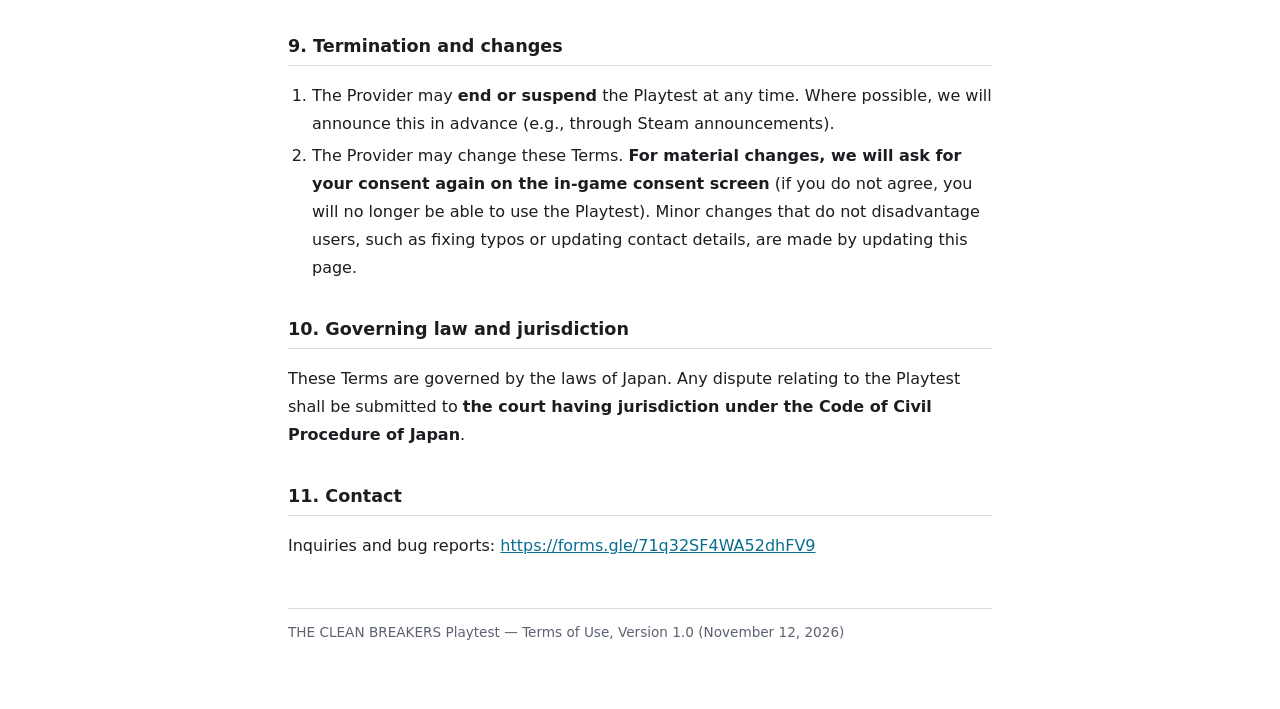
<file: terms_en.html>
<!doctype html>
<html lang="en">
<head>
<meta charset="utf-8">
<meta name="viewport" content="width=device-width, initial-scale=1">
<title>Terms of Use | THE CLEAN BREAKERS Playtest</title>
<link rel="stylesheet" href="style.css">
</head>
<body>
<main>
<nav class="lang">
  <a href="index.html">← Index</a>
  <span><a href="privacy_en.html">Privacy Policy</a> | <a href="terms_ja.html" lang="ja" hreflang="ja">日本語</a></span>
</nav>

<h1>THE CLEAN BREAKERS Playtest — Terms of Use</h1>
<p class="meta">Version 1.0 / Last updated: November 12, 2026</p>
<p class="meta">Revised November 12, 2026: the contact form description (Article 8, paragraph 3) was corrected to match how it actually works (minor change; version remains 1.0)</p>

<p>These Terms govern your use of the Playtest version of the game "THE CLEAN BREAKERS" (the "Playtest") provided by TylerWorks (the "Provider").</p>
<p>When you launch the Playtest for the first time, a consent screen is shown. By selecting "Agree and start" there, you agree to these Terms and to the separate <a href="privacy_en.html">Privacy Policy</a>. If you do not agree, select "Decline and quit" and do not use the Playtest.</p>

<h2>1. About the Playtest</h2>
<ol>
  <li>The Playtest is a <strong>free, in-development test version</strong>, distributed through Steam.</li>
  <li>We <strong>plan to release the game as a paid product after the Playtest ends</strong> (release date and price are undecided). Taking part in the Playtest does not oblige you to buy the game and does not entitle you to receive the final game.</li>
  <li>Features, balance, controls, screens, and the online services used by the Playtest may change, be interrupted, or end at any time without notice. <strong>Saved data (career stats, settings) may be reset for development reasons.</strong> We may disable old versions or some features through the startup check.</li>
  <li>The Playtest contains <strong>placeholder assets</strong> and may differ from the final game.</li>
</ol>

<h2>2. Eligibility</h2>
<ol>
  <li>The Playtest is for Windows. The in-game text is currently available in Japanese only.</li>
  <li>The Playtest is intended for users <strong>aged 13 or older</strong>. If you are under 13, you may not use the Playtest. <strong>If you are a minor (under the age of majority where you live), you must have your parent's or guardian's consent</strong> to use the Playtest.</li>
  <li>You must also comply with the Steam Subscriber Agreement.</li>
  <li>The Playtest offers only "Team Match" (friends gather with a passcode) and "Bot Match" (playable solo). There is no automatic matchmaking with strangers.</li>
</ol>

<h2>3. No warranty; limitation of liability</h2>
<ol>
  <li>The Playtest is provided <strong>"as is"</strong>. Bugs, interruptions, data loss, and connection failures may occur. The Provider does not guarantee that the Playtest is fit for any particular purpose, error-free, or continuously available.</li>
  <li><strong>Except in cases of the Provider's intentional misconduct or gross negligence</strong>, the Provider is not liable for damages arising from your use of the Playtest (including effects on your PC or data). However, where the Consumer Contract Act of Japan or other applicable laws hold the Provider liable, those laws apply.</li>
  <li>The Playtest connects you over the network with <strong>other players in the same room</strong>. The Provider is not responsible for other players' conduct, including their names and chat messages.</li>
</ol>

<h2>4. Prohibited conduct</h2>
<p>You must not:</p>
<ol>
  <li>Harass, threaten, or discriminate against other players, or enter illegal, obscene, or hurtful content in <strong>chat or as a player name</strong>.</li>
  <li>Enter <strong>real names, addresses, phone numbers, email addresses, or other information that identifies you or others</strong> as a player name or in chat (please use a nickname).</li>
  <li>Cheat, hack, modify or reverse-engineer the game, tamper with network traffic, or place excessive load on the services used by the Playtest (such as Unity Relay).</li>
  <li>Redistribute, sell, or lend the Playtest files (other than through normal Steam features).</li>
  <li><strong>Extract</strong> assets (audio, images, models, animations, code) from the Playtest for other uses or redistribution.</li>
  <li>Buy or sell access to the Playtest, or resell keys or distribute them widely.</li>
  <li>Violate laws or Steam's rules, or engage in any other conduct the Provider considers inappropriate.</li>
</ol>
<p>If you violate these Terms, the Provider may, without notice, warn you, remove you from a room, or suspend your Playtest access.</p>

<h2>5. Streaming, videos, and screenshots</h2>
<ol>
  <li>Streaming, posting videos, and sharing screenshots of the Playtest on social media are <strong>welcome. Monetization (ad revenue, tips, etc.) is also permitted.</strong></li>
  <li>When you do so, please state that it is <strong>an in-development test version containing placeholder assets</strong> (for example, in the description or on screen).</li>
  <li>If other players' names, voices (from external voice tools), or chat appear, please get their consent.</li>
  <li>Please do not extract and distribute the game's music or sound effects on their own.</li>
</ol>

<h2>6. Rights</h2>
<ol>
  <li>Copyright and other rights in the Playtest (programs, images, audio, text, etc.) belong to the Provider or the respective rights holders. Some assets are made by third parties and are used under their respective licenses.</li>
  <li>Parts of the Playtest were <strong>created with generative AI or AI assistance</strong> (music, images, models, some sound effects, some animations, in-game text, and code). The same information is stated in the AI-generated content disclosure on the Steam store page. The Provider gives no complete warranty regarding rights in AI-generated material.</li>
  <li>THE CLEAN BREAKERS was made with Unity®. Unity is a trademark or registered trademark of Unity Technologies. For copyright notices and licenses of the Unity packages included in the Playtest, see <code>THIRD_PARTY_NOTICES.txt</code> bundled with the game.</li>
  <li>The Provider may freely use <strong>feedback</strong> (opinions, bug reports, logs) to improve the game. Your personal information will not be made public beyond what the Privacy Policy allows.</li>
</ol>

<h2>7. Personal information</h2>
<p>How information is handled in the Playtest is described in the separate <a href="privacy_en.html">Privacy Policy</a>.</p>

<h2>8. Bug reports and logs</h2>
<ol>
  <li>Bug reports are optional. Please send them through the <strong>contact form</strong> in section 11.</li>
  <li>Log files and similar files <strong>may contain your PC's user name</strong>. Please do not post them in public places (social media, forums, etc.).</li>
  <li>Using the contact form requires you to sign in to a Google account. Attaching files is optional.</li>
</ol>

<h2>9. Termination and changes</h2>
<ol>
  <li>The Provider may <strong>end or suspend</strong> the Playtest at any time. Where possible, we will announce this in advance (e.g., through Steam announcements).</li>
  <li>The Provider may change these Terms. <strong>For material changes, we will ask for your consent again on the in-game consent screen</strong> (if you do not agree, you will no longer be able to use the Playtest). Minor changes that do not disadvantage users, such as fixing typos or updating contact details, are made by updating this page.</li>
</ol>

<h2>10. Governing law and jurisdiction</h2>
<p>These Terms are governed by the laws of Japan. Any dispute relating to the Playtest shall be submitted to <strong>the court having jurisdiction under the Code of Civil Procedure of Japan</strong>.</p>

<h2>11. Contact</h2>
<p>Inquiries and bug reports: <a href="https://forms.gle/71q32SF4WA52dhFV9">https://forms.gle/71q32SF4WA52dhFV9</a></p>

<footer>THE CLEAN BREAKERS Playtest — Terms of Use, Version 1.0 (November 12, 2026)</footer>
</main>
</body>
</html>
</file>
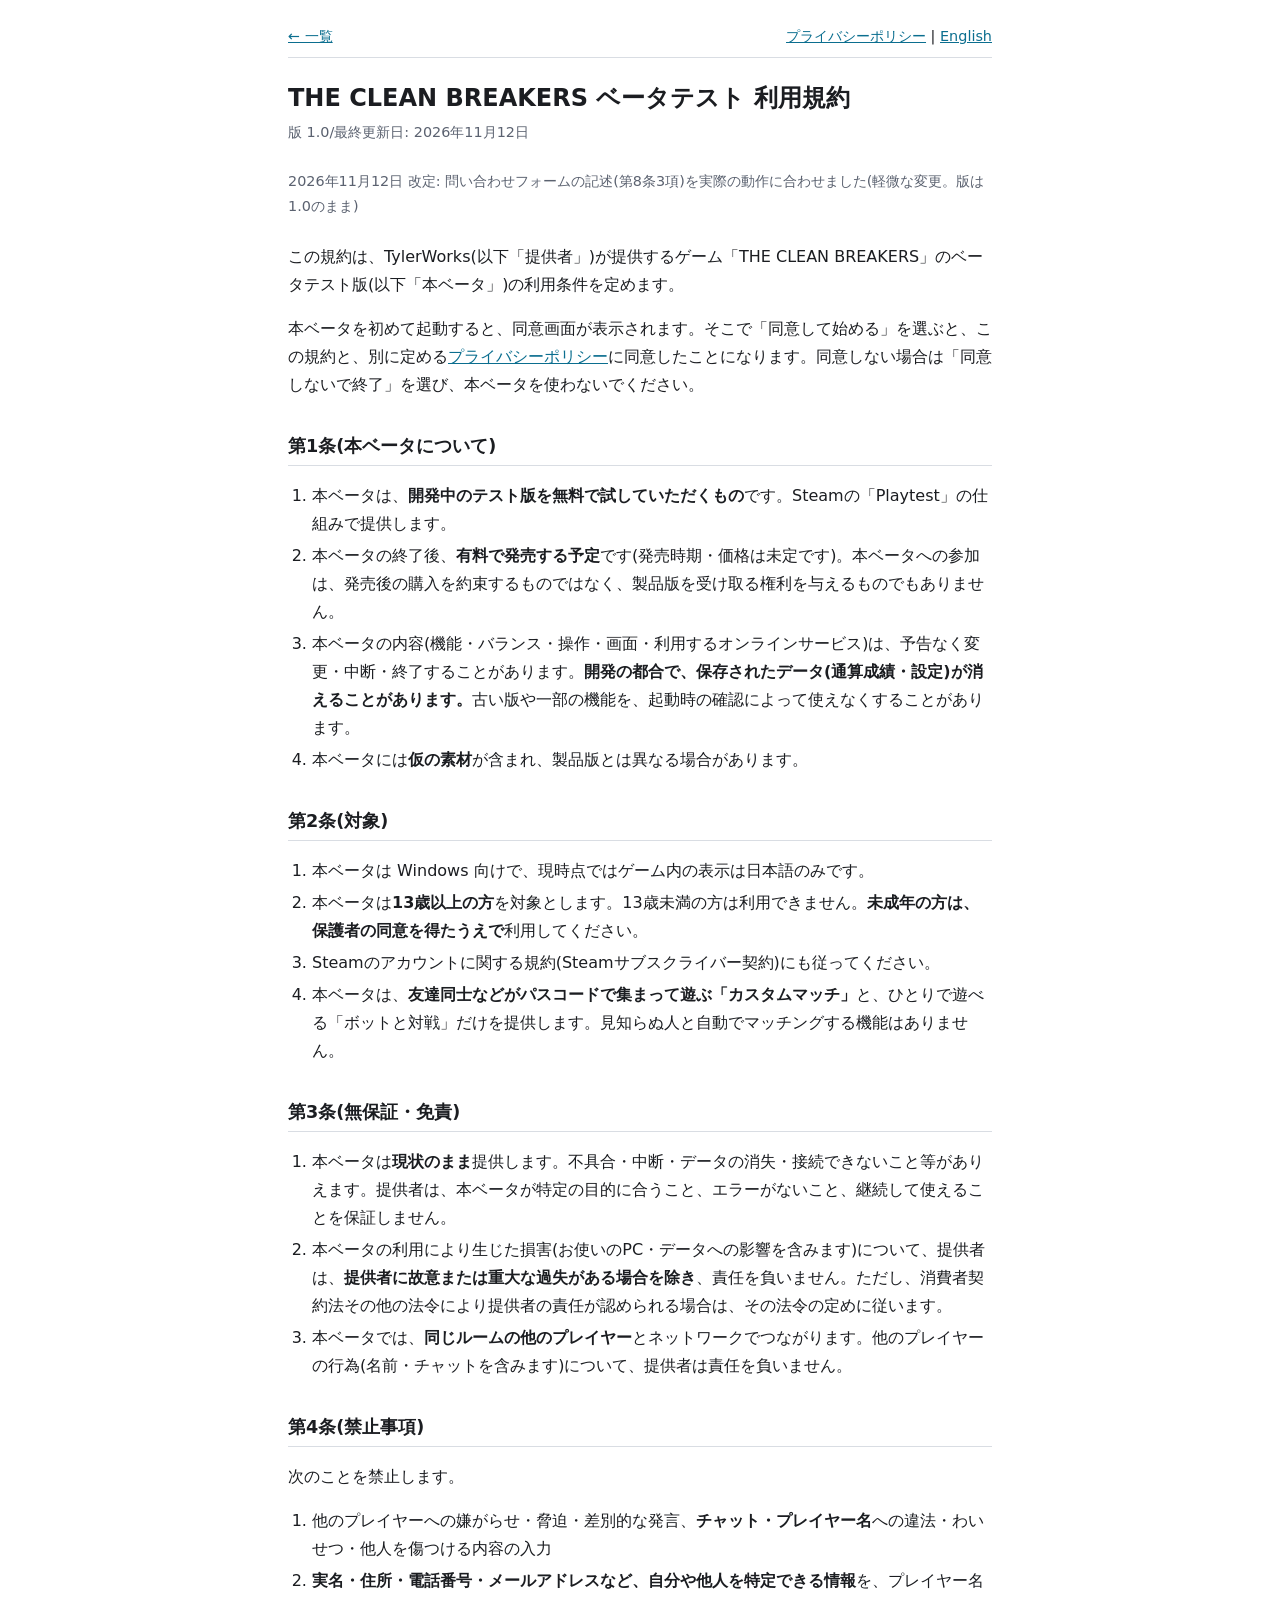
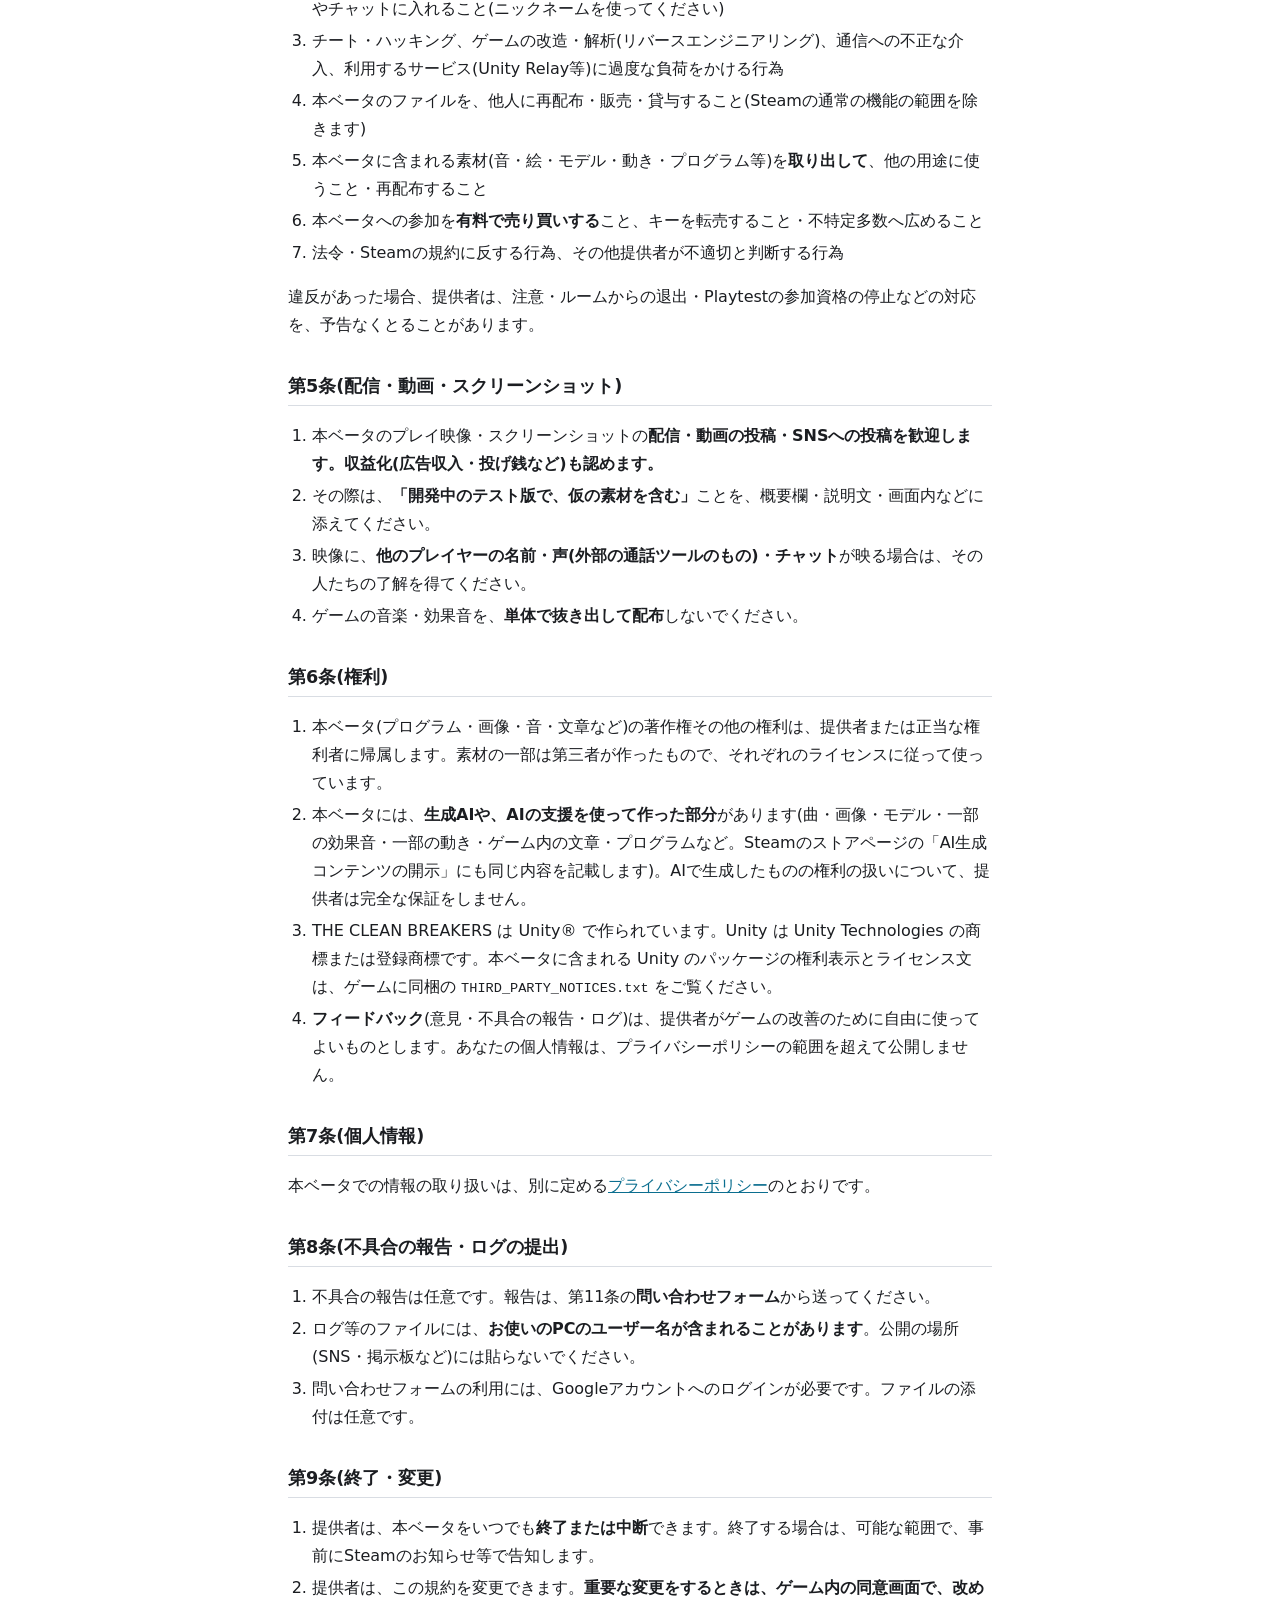
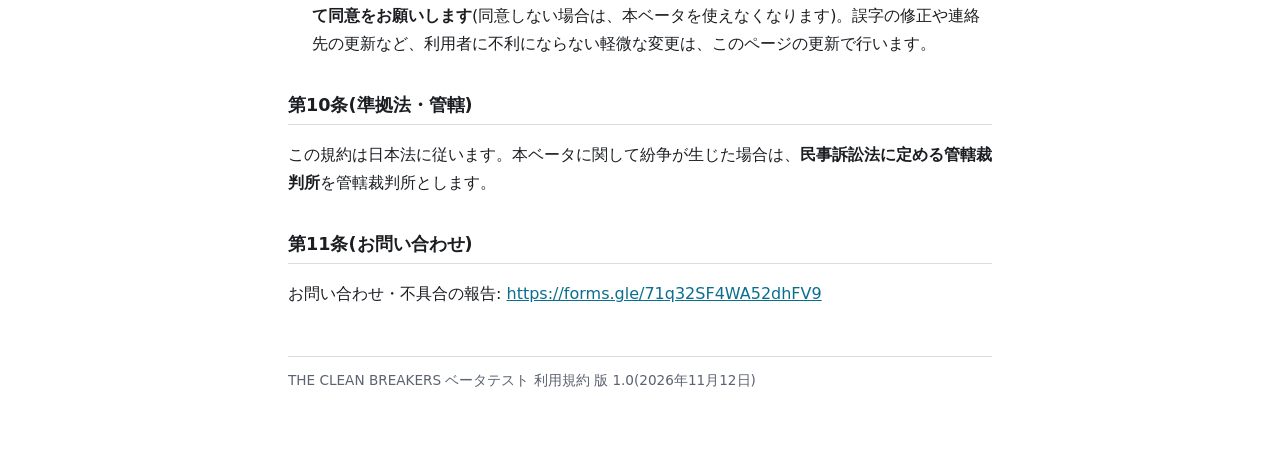
<file: terms_ja.html>
<!doctype html>
<html lang="ja">
<head>
<meta charset="utf-8">
<meta name="viewport" content="width=device-width, initial-scale=1">
<title>利用規約 | THE CLEAN BREAKERS ベータテスト</title>
<link rel="stylesheet" href="style.css">
</head>
<body>
<main>
<nav class="lang">
  <a href="index.html">← 一覧</a>
  <span><a href="privacy_ja.html">プライバシーポリシー</a> | <a href="terms_en.html" lang="en" hreflang="en">English</a></span>
</nav>

<h1>THE CLEAN BREAKERS ベータテスト 利用規約</h1>
<p class="meta">版 1.0/最終更新日: 2026年11月12日</p>
<p class="meta">2026年11月12日 改定: 問い合わせフォームの記述(第8条3項)を実際の動作に合わせました(軽微な変更。版は1.0のまま)</p>

<p>この規約は、TylerWorks(以下「提供者」)が提供するゲーム「THE CLEAN BREAKERS」のベータテスト版(以下「本ベータ」)の利用条件を定めます。</p>
<p>本ベータを初めて起動すると、同意画面が表示されます。そこで「同意して始める」を選ぶと、この規約と、別に定める<a href="privacy_ja.html">プライバシーポリシー</a>に同意したことになります。同意しない場合は「同意しないで終了」を選び、本ベータを使わないでください。</p>

<h2>第1条(本ベータについて)</h2>
<ol>
  <li>本ベータは、<strong>開発中のテスト版を無料で試していただくもの</strong>です。Steamの「Playtest」の仕組みで提供します。</li>
  <li>本ベータの終了後、<strong>有料で発売する予定</strong>です(発売時期・価格は未定です)。本ベータへの参加は、発売後の購入を約束するものではなく、製品版を受け取る権利を与えるものでもありません。</li>
  <li>本ベータの内容(機能・バランス・操作・画面・利用するオンラインサービス)は、予告なく変更・中断・終了することがあります。<strong>開発の都合で、保存されたデータ(通算成績・設定)が消えることがあります。</strong>古い版や一部の機能を、起動時の確認によって使えなくすることがあります。</li>
  <li>本ベータには<strong>仮の素材</strong>が含まれ、製品版とは異なる場合があります。</li>
</ol>

<h2>第2条(対象)</h2>
<ol>
  <li>本ベータは Windows 向けで、現時点ではゲーム内の表示は日本語のみです。</li>
  <li>本ベータは<strong>13歳以上の方</strong>を対象とします。13歳未満の方は利用できません。<strong>未成年の方は、保護者の同意を得たうえで</strong>利用してください。</li>
  <li>Steamのアカウントに関する規約(Steamサブスクライバー契約)にも従ってください。</li>
  <li>本ベータは、<strong>友達同士などがパスコードで集まって遊ぶ「カスタムマッチ」</strong>と、ひとりで遊べる「ボットと対戦」だけを提供します。見知らぬ人と自動でマッチングする機能はありません。</li>
</ol>

<h2>第3条(無保証・免責)</h2>
<ol>
  <li>本ベータは<strong>現状のまま</strong>提供します。不具合・中断・データの消失・接続できないこと等がありえます。提供者は、本ベータが特定の目的に合うこと、エラーがないこと、継続して使えることを保証しません。</li>
  <li>本ベータの利用により生じた損害(お使いのPC・データへの影響を含みます)について、提供者は、<strong>提供者に故意または重大な過失がある場合を除き</strong>、責任を負いません。ただし、消費者契約法その他の法令により提供者の責任が認められる場合は、その法令の定めに従います。</li>
  <li>本ベータでは、<strong>同じルームの他のプレイヤー</strong>とネットワークでつながります。他のプレイヤーの行為(名前・チャットを含みます)について、提供者は責任を負いません。</li>
</ol>

<h2>第4条(禁止事項)</h2>
<p>次のことを禁止します。</p>
<ol>
  <li>他のプレイヤーへの嫌がらせ・脅迫・差別的な発言、<strong>チャット・プレイヤー名</strong>への違法・わいせつ・他人を傷つける内容の入力</li>
  <li><strong>実名・住所・電話番号・メールアドレスなど、自分や他人を特定できる情報</strong>を、プレイヤー名やチャットに入れること(ニックネームを使ってください)</li>
  <li>チート・ハッキング、ゲームの改造・解析(リバースエンジニアリング)、通信への不正な介入、利用するサービス(Unity Relay等)に過度な負荷をかける行為</li>
  <li>本ベータのファイルを、他人に再配布・販売・貸与すること(Steamの通常の機能の範囲を除きます)</li>
  <li>本ベータに含まれる素材(音・絵・モデル・動き・プログラム等)を<strong>取り出して</strong>、他の用途に使うこと・再配布すること</li>
  <li>本ベータへの参加を<strong>有料で売り買いする</strong>こと、キーを転売すること・不特定多数へ広めること</li>
  <li>法令・Steamの規約に反する行為、その他提供者が不適切と判断する行為</li>
</ol>
<p>違反があった場合、提供者は、注意・ルームからの退出・Playtestの参加資格の停止などの対応を、予告なくとることがあります。</p>

<h2>第5条(配信・動画・スクリーンショット)</h2>
<ol>
  <li>本ベータのプレイ映像・スクリーンショットの<strong>配信・動画の投稿・SNSへの投稿を歓迎します。収益化(広告収入・投げ銭など)も認めます。</strong></li>
  <li>その際は、<strong>「開発中のテスト版で、仮の素材を含む」</strong>ことを、概要欄・説明文・画面内などに添えてください。</li>
  <li>映像に、<strong>他のプレイヤーの名前・声(外部の通話ツールのもの)・チャット</strong>が映る場合は、その人たちの了解を得てください。</li>
  <li>ゲームの音楽・効果音を、<strong>単体で抜き出して配布</strong>しないでください。</li>
</ol>

<h2>第6条(権利)</h2>
<ol>
  <li>本ベータ(プログラム・画像・音・文章など)の著作権その他の権利は、提供者または正当な権利者に帰属します。素材の一部は第三者が作ったもので、それぞれのライセンスに従って使っています。</li>
  <li>本ベータには、<strong>生成AIや、AIの支援を使って作った部分</strong>があります(曲・画像・モデル・一部の効果音・一部の動き・ゲーム内の文章・プログラムなど。Steamのストアページの「AI生成コンテンツの開示」にも同じ内容を記載します)。AIで生成したものの権利の扱いについて、提供者は完全な保証をしません。</li>
  <li>THE CLEAN BREAKERS は Unity® で作られています。Unity は Unity Technologies の商標または登録商標です。本ベータに含まれる Unity のパッケージの権利表示とライセンス文は、ゲームに同梱の <code>THIRD_PARTY_NOTICES.txt</code> をご覧ください。</li>
  <li><strong>フィードバック</strong>(意見・不具合の報告・ログ)は、提供者がゲームの改善のために自由に使ってよいものとします。あなたの個人情報は、プライバシーポリシーの範囲を超えて公開しません。</li>
</ol>

<h2>第7条(個人情報)</h2>
<p>本ベータでの情報の取り扱いは、別に定める<a href="privacy_ja.html">プライバシーポリシー</a>のとおりです。</p>

<h2>第8条(不具合の報告・ログの提出)</h2>
<ol>
  <li>不具合の報告は任意です。報告は、第11条の<strong>問い合わせフォーム</strong>から送ってください。</li>
  <li>ログ等のファイルには、<strong>お使いのPCのユーザー名が含まれることがあります</strong>。公開の場所(SNS・掲示板など)には貼らないでください。</li>
  <li>問い合わせフォームの利用には、Googleアカウントへのログインが必要です。ファイルの添付は任意です。</li>
</ol>

<h2>第9条(終了・変更)</h2>
<ol>
  <li>提供者は、本ベータをいつでも<strong>終了または中断</strong>できます。終了する場合は、可能な範囲で、事前にSteamのお知らせ等で告知します。</li>
  <li>提供者は、この規約を変更できます。<strong>重要な変更をするときは、ゲーム内の同意画面で、改めて同意をお願いします</strong>(同意しない場合は、本ベータを使えなくなります)。誤字の修正や連絡先の更新など、利用者に不利にならない軽微な変更は、このページの更新で行います。</li>
</ol>

<h2>第10条(準拠法・管轄)</h2>
<p>この規約は日本法に従います。本ベータに関して紛争が生じた場合は、<strong>民事訴訟法に定める管轄裁判所</strong>を管轄裁判所とします。</p>

<h2>第11条(お問い合わせ)</h2>
<p>お問い合わせ・不具合の報告: <a href="https://forms.gle/71q32SF4WA52dhFV9">https://forms.gle/71q32SF4WA52dhFV9</a></p>

<footer>THE CLEAN BREAKERS ベータテスト 利用規約 版 1.0(2026年11月12日)</footer>
</main>
</body>
</html>
</file>
<file: style.css>
/* THE CLEAN BREAKERS ベータテスト 規約ページ共通のスタイル
   外部フォント・外部ライブラリ・Cookie・アクセス解析は使わない */
:root {
  --bg: #ffffff;
  --text: #1b1d21;
  --muted: #5b6270;
  --line: #d9dde3;
  --accent: #0b6e8f;
  --table-head: #f2f4f7;
  --ph-bg: #fff3b0;
  --ph-text: #5c4500;
}
@media (prefers-color-scheme: dark) {
  :root {
    --bg: #15171b;
    --text: #e6e8eb;
    --muted: #a3aab5;
    --line: #343942;
    --accent: #5cc3e3;
    --table-head: #1f2329;
    --ph-bg: #5c4a00;
    --ph-text: #fff3b0;
  }
}
* { box-sizing: border-box; }
html { -webkit-text-size-adjust: 100%; }
body {
  margin: 0;
  background: var(--bg);
  color: var(--text);
  font-family: system-ui, -apple-system, "Segoe UI", "Hiragino Sans", "Yu Gothic UI", "Meiryo", sans-serif;
  font-size: 16px;
  line-height: 1.75;
}
main { max-width: 46rem; margin: 0 auto; padding: 1.5rem 1rem 4rem; }
nav.lang {
  display: flex; flex-wrap: wrap; gap: .5rem 1rem; justify-content: space-between;
  border-bottom: 1px solid var(--line); padding-bottom: .5rem; margin-bottom: 1.5rem;
  font-size: .9rem;
}
a { color: var(--accent); }
h1 { font-size: 1.5rem; line-height: 1.4; margin: 0 0 .25rem; }
h2 { font-size: 1.1rem; margin: 2rem 0 .5rem; padding-bottom: .2rem; border-bottom: 1px solid var(--line); }
p.meta { color: var(--muted); margin: 0 0 1.5rem; font-size: .9rem; }
ol, ul { padding-left: 1.5rem; }
li { margin: .25rem 0; }
.table-wrap { overflow-x: auto; margin: 1rem 0; }
table { border-collapse: collapse; width: 100%; font-size: .9rem; line-height: 1.6; }
th, td { border: 1px solid var(--line); padding: .5rem; text-align: left; vertical-align: top; }
th { background: var(--table-head); }
code { font-family: ui-monospace, "Cascadia Mono", Consolas, monospace; font-size: .85em; word-break: break-all; }
.ph { background: var(--ph-bg); color: var(--ph-text); padding: 0 .2em; border-radius: 3px; }
ul.doclist { list-style: none; padding: 0; }
ul.doclist li { margin: .5rem 0; }
footer { margin-top: 3rem; color: var(--muted); font-size: .85rem; border-top: 1px solid var(--line); padding-top: .75rem; }
</file>
